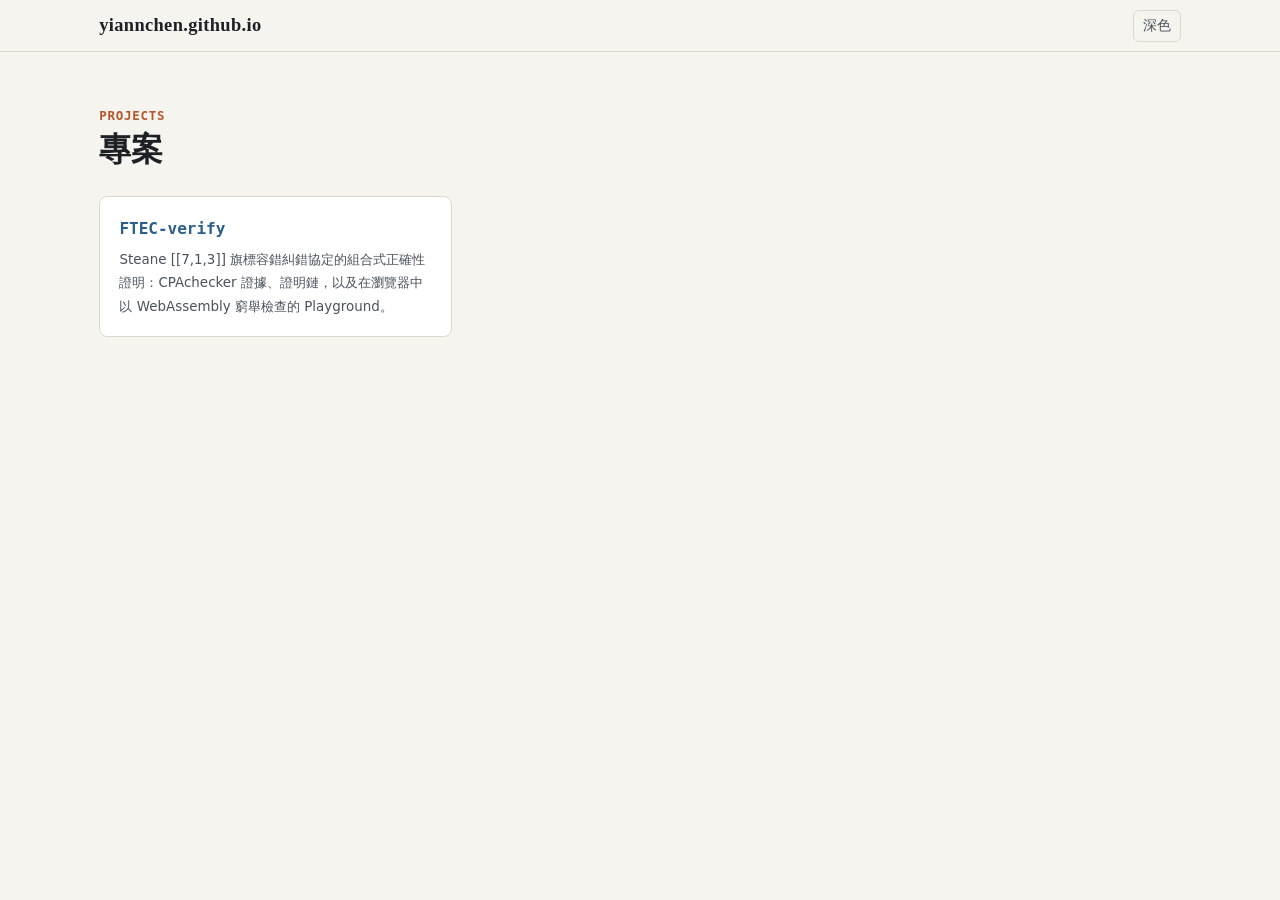
<file: index.html>
<!doctype html>
<html lang="zh-Hant">
<head>
<meta charset="utf-8">
<meta name="viewport" content="width=device-width, initial-scale=1">
<title>yiannchen.github.io</title>
<link rel="stylesheet" href="ftec/assets/style.css">
<script src="ftec/assets/site.js"></script>
</head>
<body>
<header class="bar"><div class="bar-in">
  <span class="wordmark">yiannchen.github.io</span><span style="flex:1"></span>
  <button class="theme" type="button">深色</button>
</div></header>
<main>
  <section style="padding:3.5rem 0 2rem">
    <div class="kicker">Projects</div>
    <h1 style="font:700 2rem var(--serif);margin:.3rem 0 1.5rem">專案</h1>
    <div class="files-list" style="grid-template-columns:repeat(auto-fill,minmax(320px,1fr))">
      <a class="doc" href="ftec/" style="padding:1.1rem 1.2rem">
        <b style="font-size:1rem">FTEC-verify</b>
        <span style="margin-top:.3rem">Steane [[7,1,3]] 旗標容錯糾錯協定的組合式正確性證明：CPAchecker 證據、證明鏈，以及在瀏覽器中以 WebAssembly 窮舉檢查的 Playground。</span>
      </a>
    </div>
  </section>
</main>
</body>
</html>
</file>
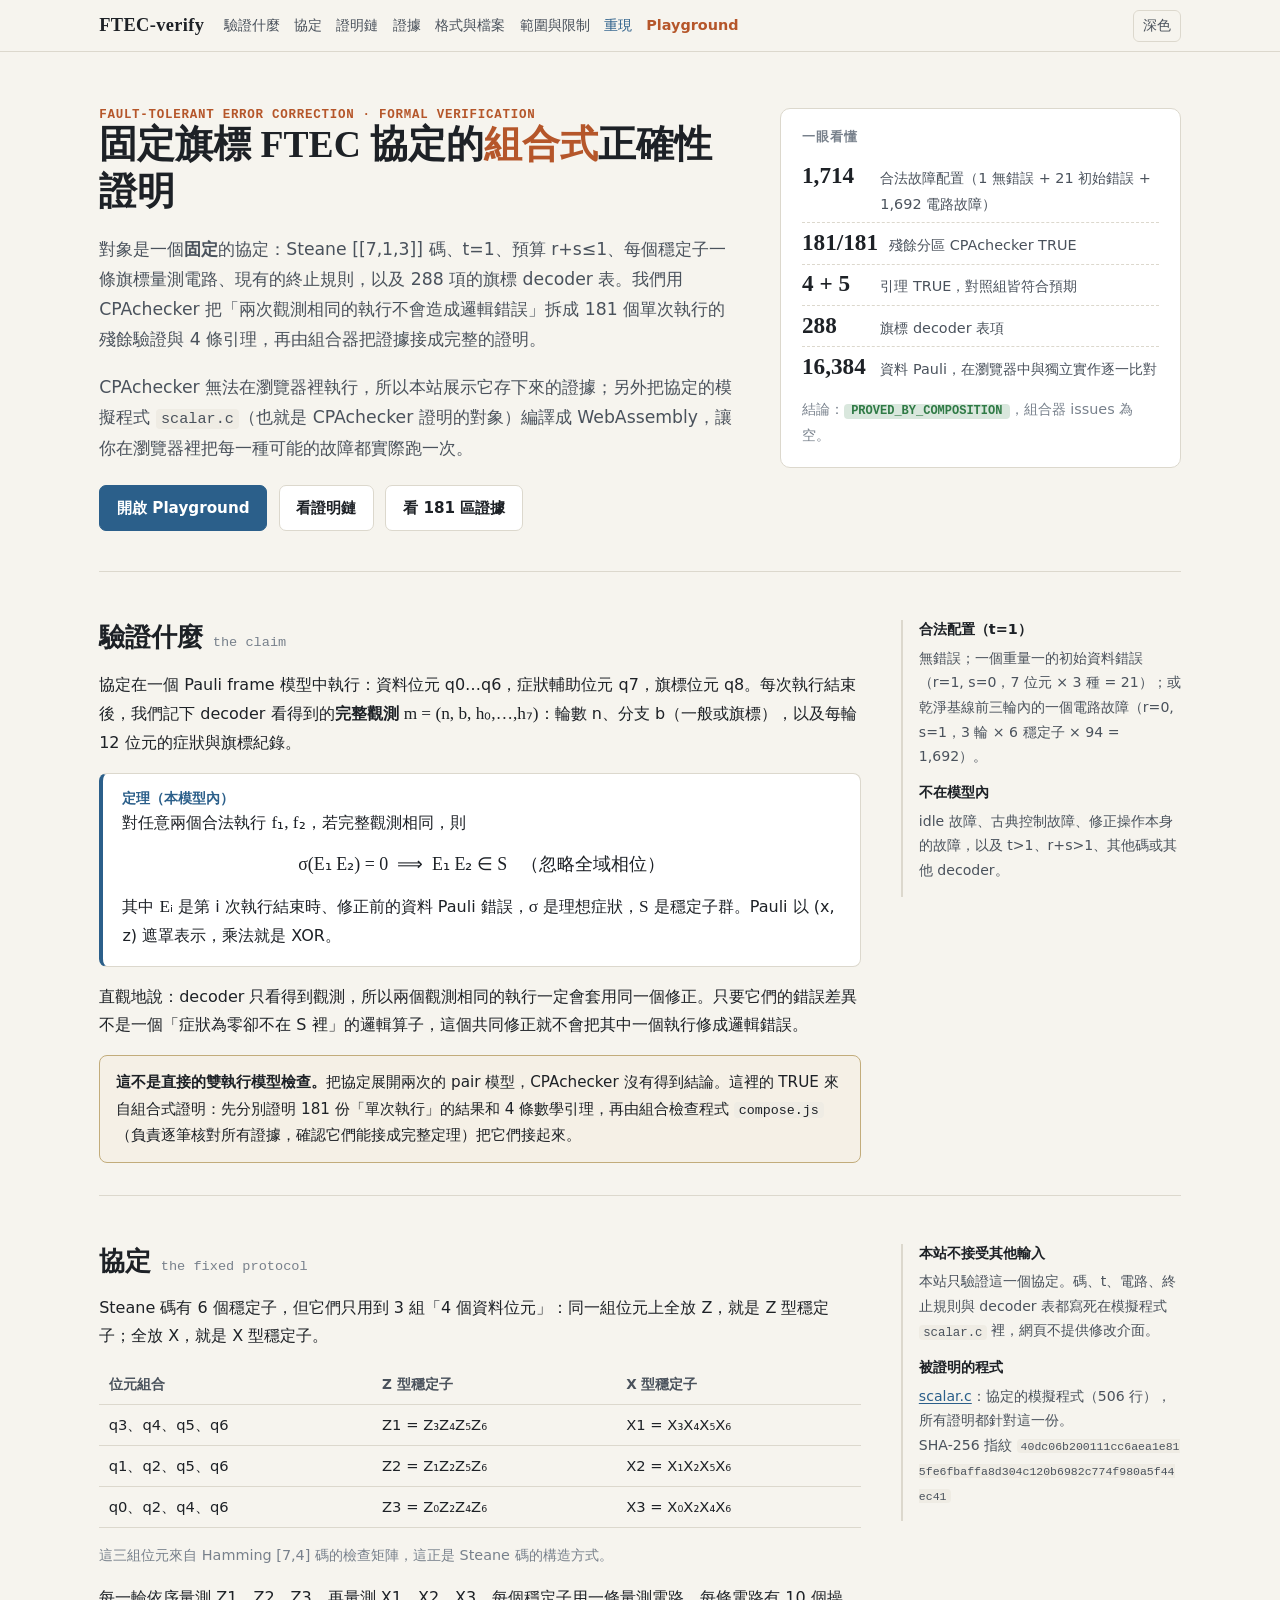
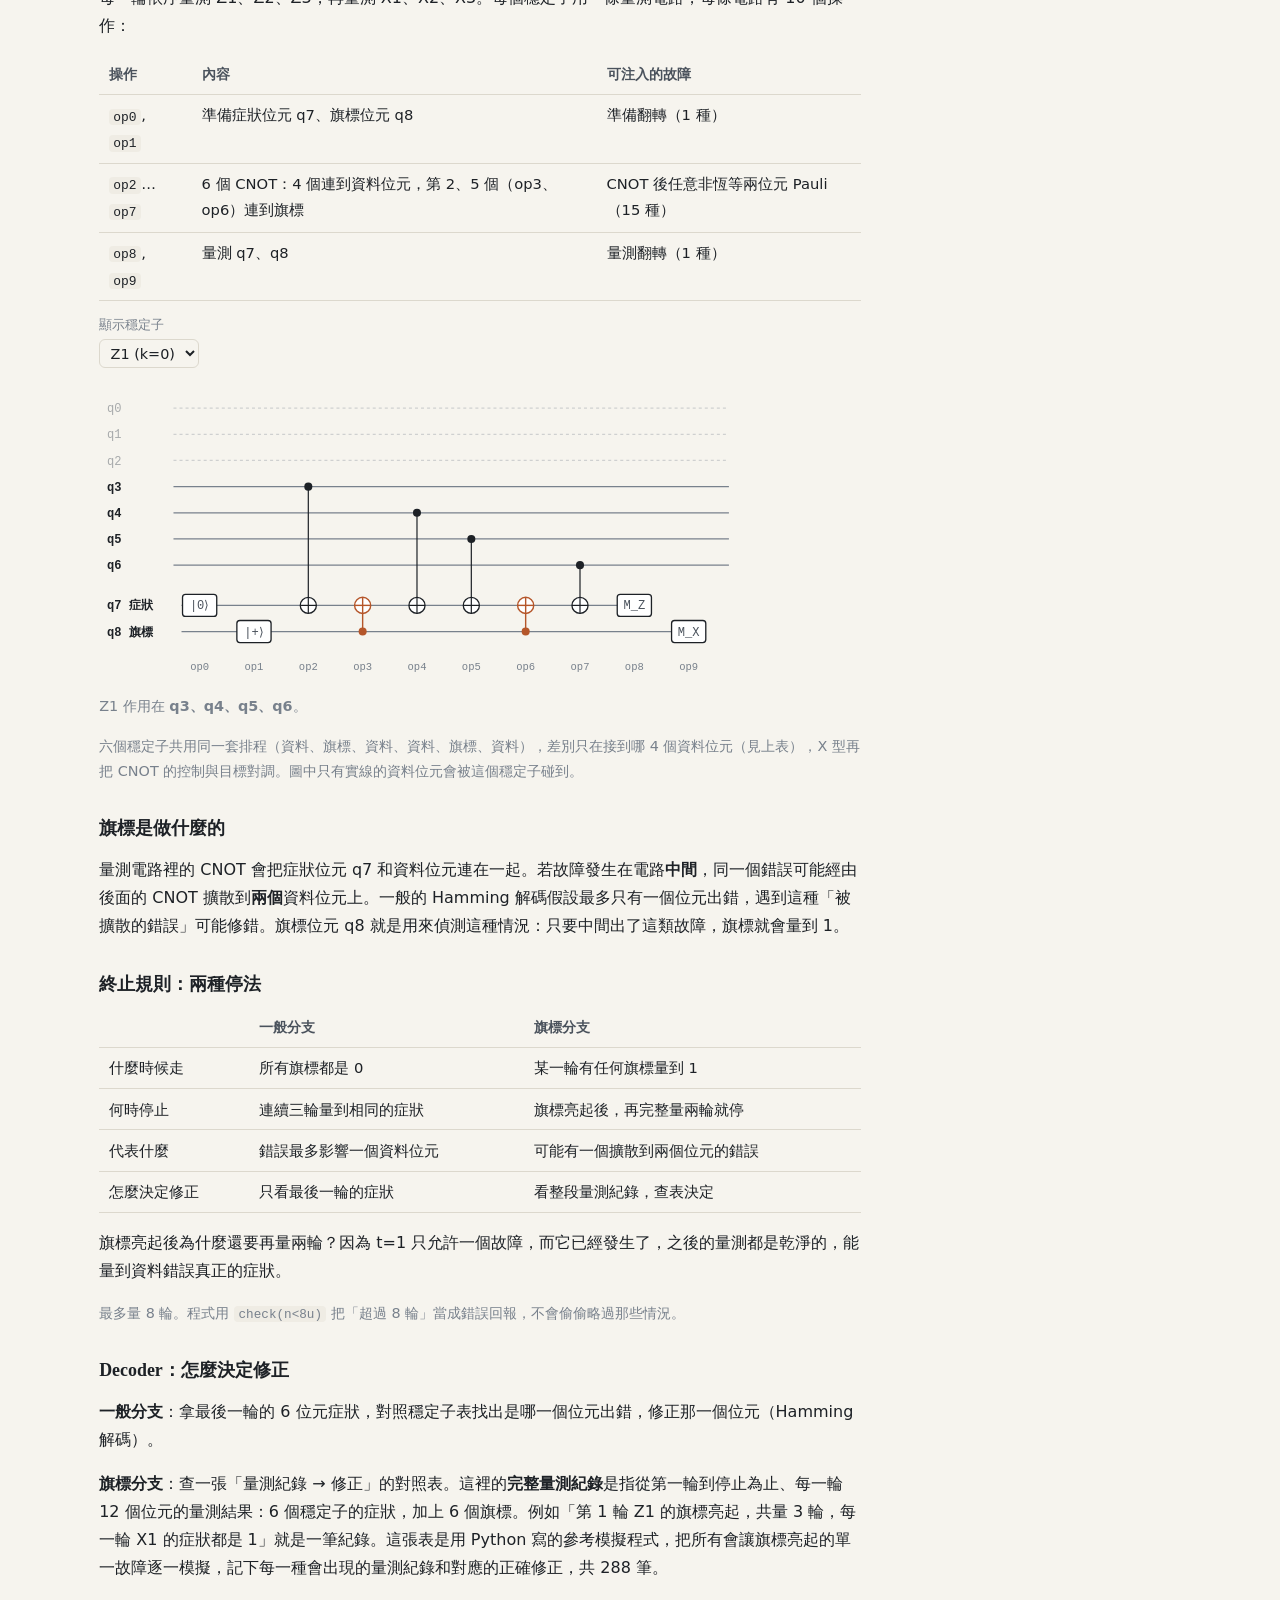
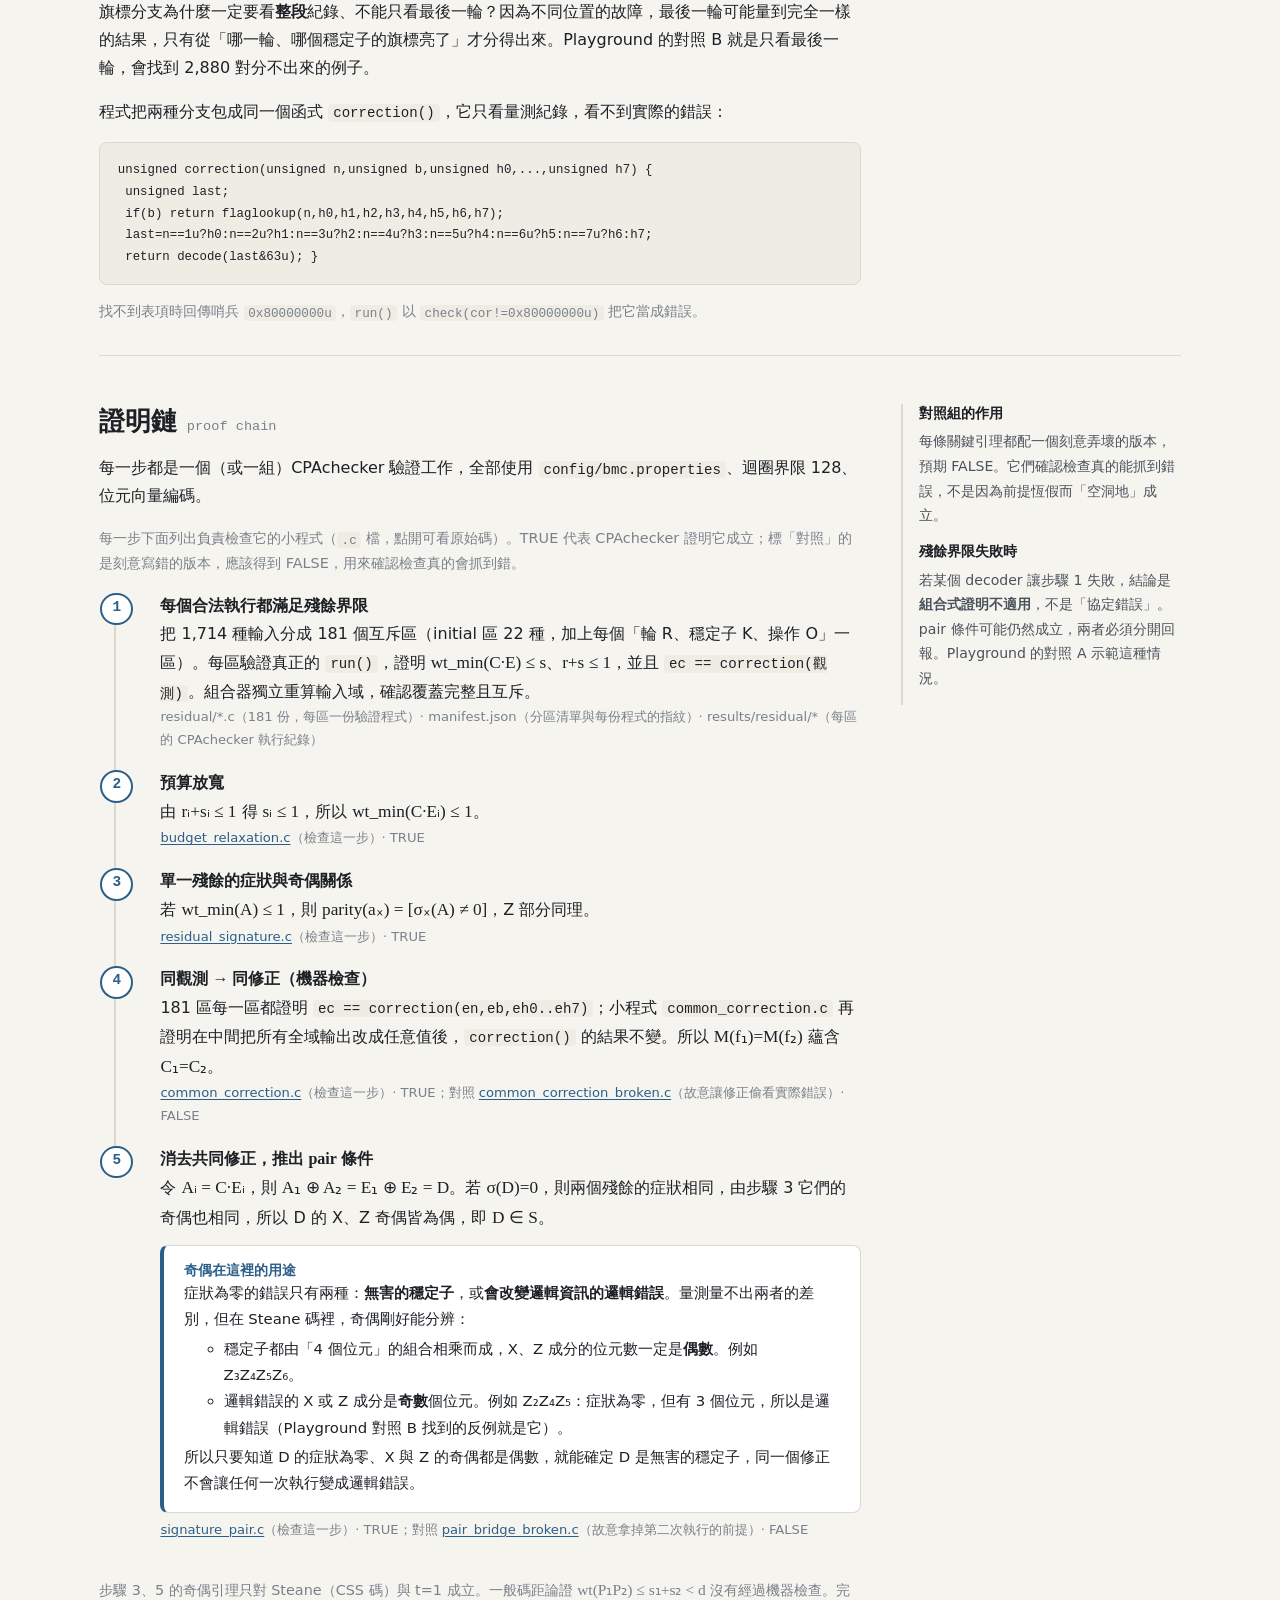
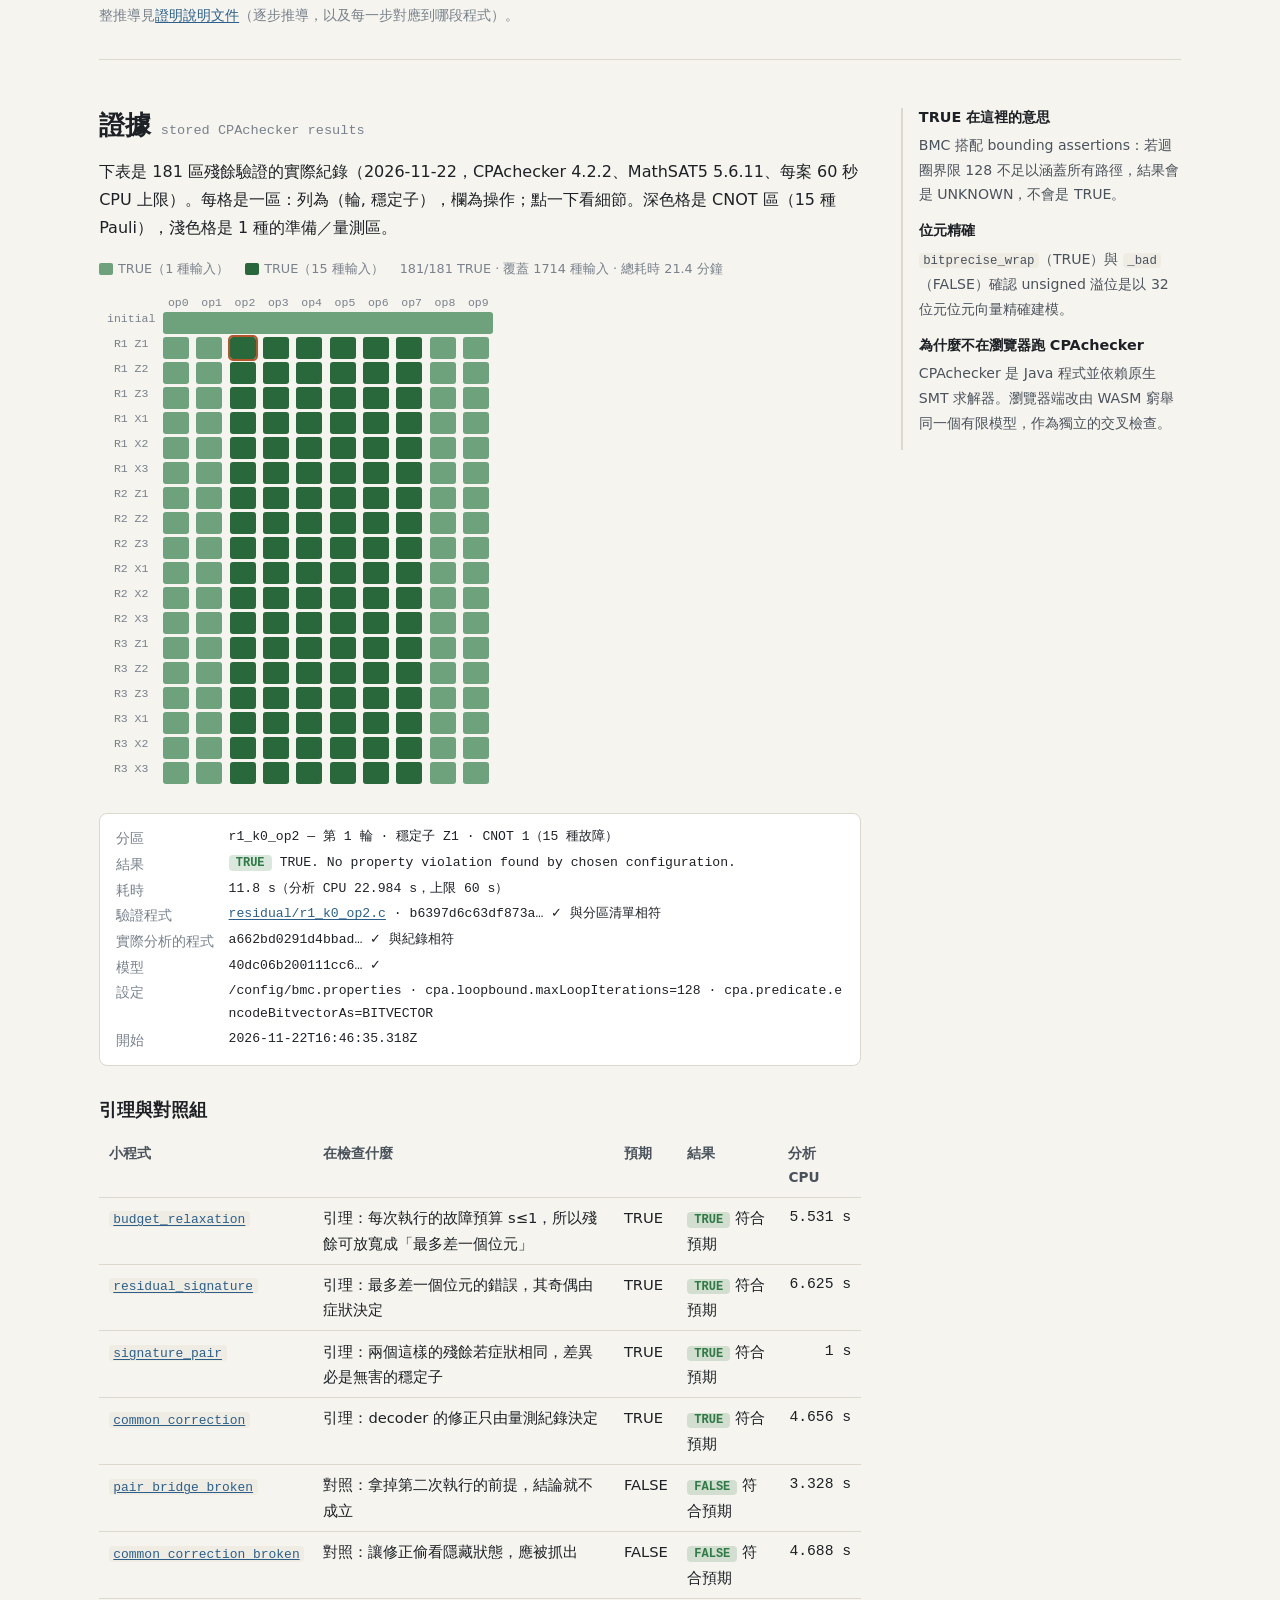
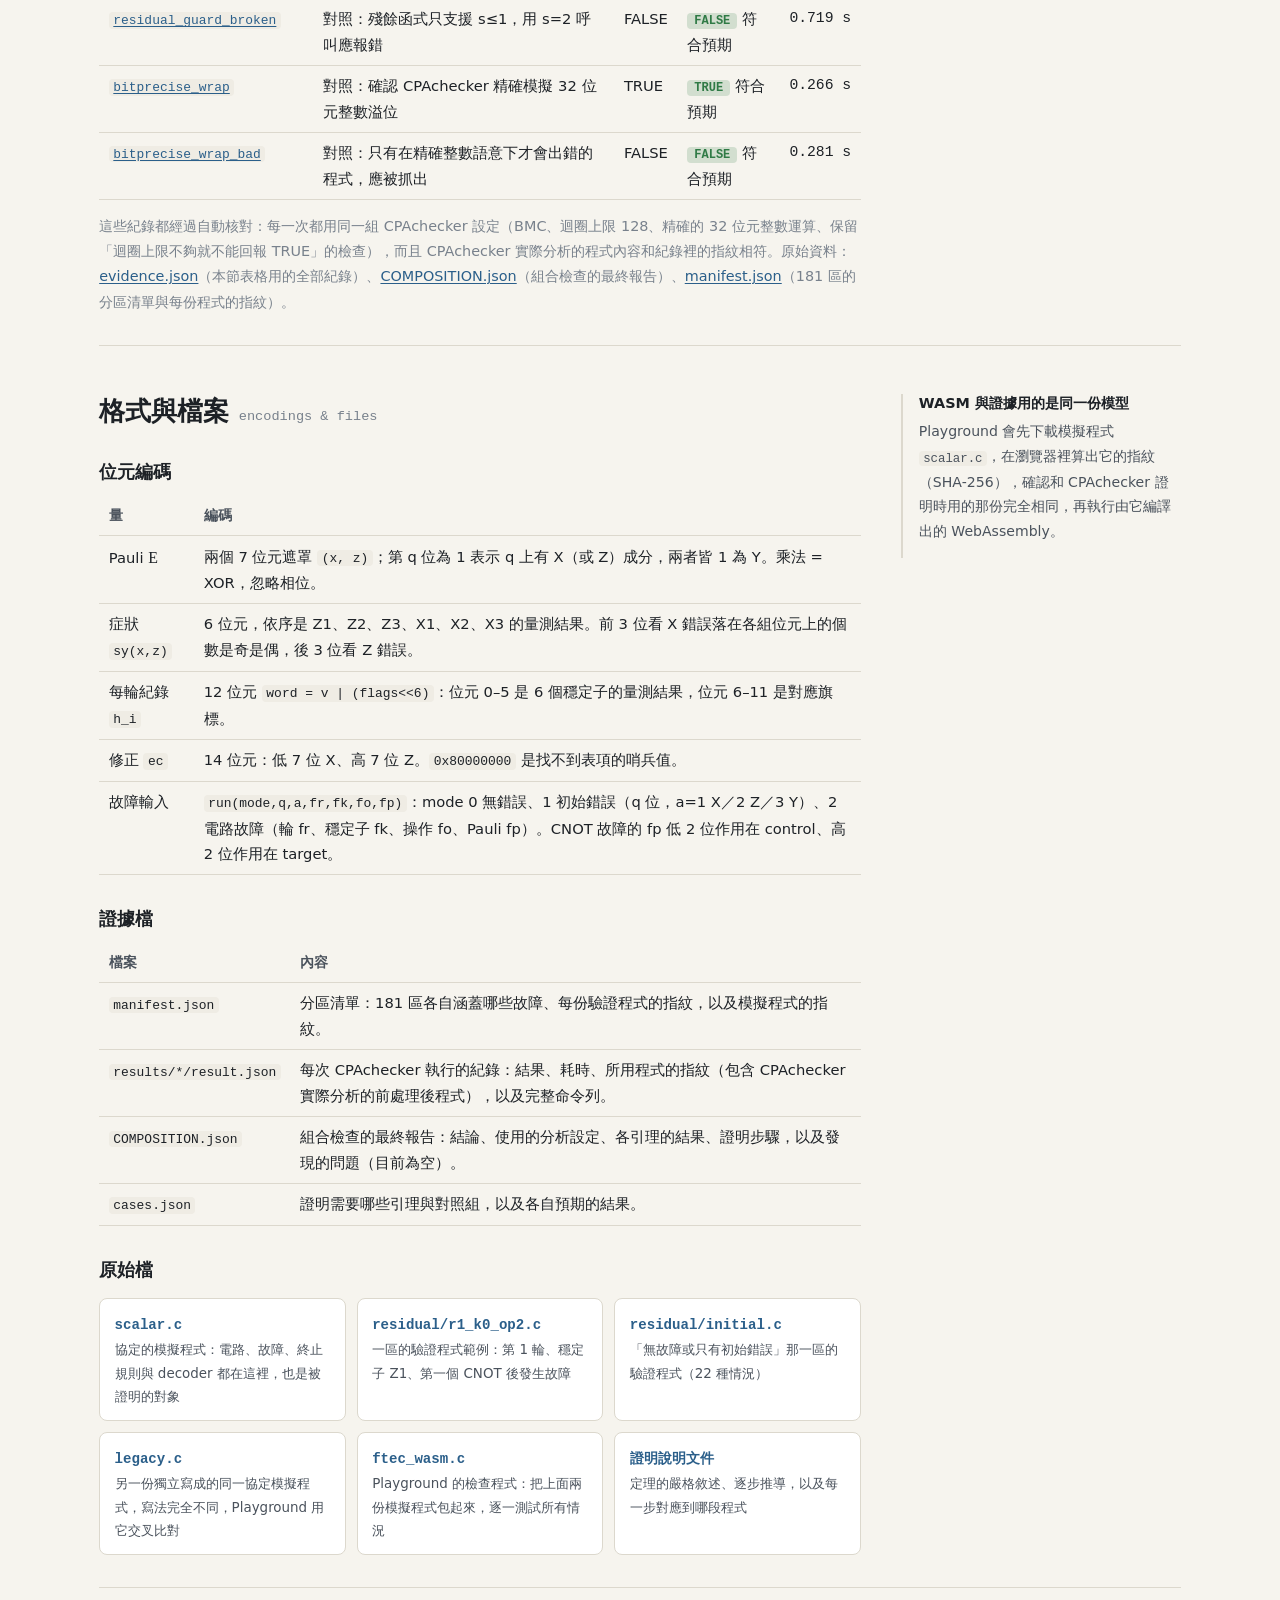
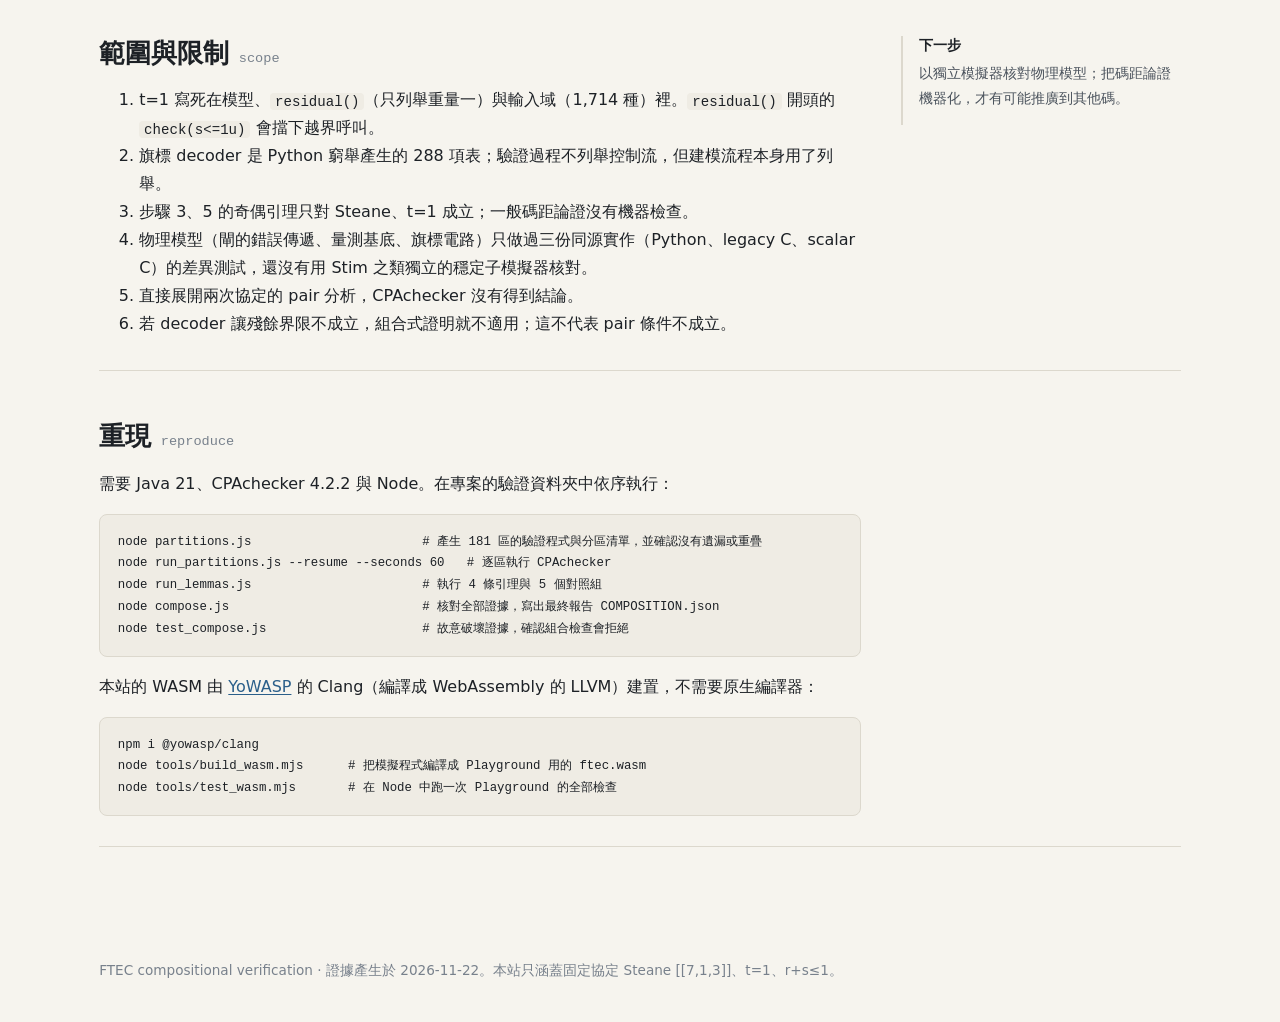
<file: ftec/index.html>
<!doctype html>
<html lang="zh-Hant">
<head>
<meta charset="utf-8">
<meta name="viewport" content="width=device-width, initial-scale=1">
<title>FTEC 組合式驗證：Steane [[7,1,3]] 旗標容錯糾錯</title>
<meta name="description" content="以 CPAchecker 組合式證明與瀏覽器 WebAssembly 窮舉，驗證固定的 Steane [[7,1,3]] 旗標 FTEC 協定在 t=1 下的正確性。">
<link rel="stylesheet" href="assets/style.css">
<script src="assets/site.js"></script>
</head>
<body>
<a class="skip" href="#main">跳到內容</a>
<header class="bar"><div class="bar-in">
  <a class="wordmark" href="#top">FTEC-verify</a>
  <nav class="nav" aria-label="章節">
    <a href="#checks">驗證什麼</a>
    <a href="#protocol">協定</a>
    <a href="#proof">證明鏈</a>
    <a href="#evidence">證據</a>
    <a href="#formats">格式與檔案</a>
    <a href="#limits">範圍與限制</a>
    <a href="#repro">重現</a>
    <a class="pg" href="playground/">Playground</a>
  </nav>
  <button class="theme" type="button">深色</button>
</div></header>

<main id="main">
<section class="hero" id="top">
  <div>
    <div class="kicker">Fault-tolerant error correction · formal verification</div>
    <h1>固定旗標 FTEC 協定的<em>組合式</em>正確性證明</h1>
    <p class="lede">對象是一個<strong>固定</strong>的協定：Steane [[7,1,3]] 碼、t=1、預算 r+s≤1、每個穩定子一條旗標量測電路、現有的終止規則，以及 288 項的旗標 decoder 表。我們用 CPAchecker 把「兩次觀測相同的執行不會造成邏輯錯誤」拆成 181 個單次執行的殘餘驗證與 4 條引理，再由組合器把證據接成完整的證明。</p>
    <p class="lede">CPAchecker 無法在瀏覽器裡執行，所以本站展示它存下來的證據；另外把協定的模擬程式 <code>scalar.c</code>（也就是 CPAchecker 證明的對象）編譯成 WebAssembly，讓你在瀏覽器裡把每一種可能的故障都實際跑一次。</p>
    <div class="btns">
      <a class="btn primary" href="playground/">開啟 Playground</a>
      <a class="btn" href="#proof">看證明鏈</a>
      <a class="btn" href="#evidence">看 181 區證據</a>
    </div>
  </div>
  <aside class="glance" aria-labelledby="glance-h">
    <h2 id="glance-h">一眼看懂</h2>
    <div class="stat"><b>1,714</b><span>合法故障配置（1 無錯誤 + 21 初始錯誤 + 1,692 電路故障）</span></div>
    <div class="stat"><b id="g-part">181/181</b><span>殘餘分區 CPAchecker TRUE</span></div>
    <div class="stat"><b>4 + 5</b><span>引理 TRUE，對照組皆符合預期</span></div>
    <div class="stat"><b>288</b><span>旗標 decoder 表項</span></div>
    <div class="stat"><b>16,384</b><span>資料 Pauli，在瀏覽器中與獨立實作逐一比對</span></div>
    <p class="note" style="margin:.6rem 0 0">結論：<span class="tag ok">PROVED_BY_COMPOSITION</span>，組合器 issues 為空。</p>
  </aside>
</section>

<section class="chapter" id="checks">
  <div class="body">
    <h2>驗證什麼<span class="en">the claim</span></h2>
    <p>協定在一個 Pauli frame 模型中執行：資料位元 q0…q6，症狀輔助位元 q7，旗標位元 q8。每次執行結束後，我們記下 decoder 看得到的<strong>完整觀測</strong> <span class="math">m = (n, b, h₀,…,h₇)</span>：輪數 n、分支 b（一般或旗標），以及每輪 12 位元的症狀與旗標紀錄。</p>
    <div class="thm">
      <div class="label">定理（本模型內）</div>
      對任意兩個合法執行 <span class="math">f₁, f₂</span>，若完整觀測相同，則
      <span class="math display">σ(E₁ E₂) = 0 &nbsp;⟹&nbsp; E₁ E₂ ∈ S &nbsp;&nbsp;（忽略全域相位）</span>
      其中 <span class="math">Eᵢ</span> 是第 i 次執行結束時、修正前的資料 Pauli 錯誤，<span class="math">σ</span> 是理想症狀，<span class="math">S</span> 是穩定子群。Pauli 以 (x, z) 遮罩表示，乘法就是 XOR。
    </div>
    <p>直觀地說：decoder 只看得到觀測，所以兩個觀測相同的執行一定會套用同一個修正。只要它們的錯誤差異不是一個「症狀為零卻不在 S 裡」的邏輯算子，這個共同修正就不會把其中一個執行修成邏輯錯誤。</p>
    <div class="warnbox"><strong>這不是直接的雙執行模型檢查。</strong>把協定展開兩次的 pair 模型，CPAchecker 沒有得到結論。這裡的 TRUE 來自組合式證明：先分別證明 181 份「單次執行」的結果和 4 條數學引理，再由組合檢查程式 <code>compose.js</code>（負責逐筆核對所有證據，確認它們能接成完整定理）把它們接起來。</div>
  </div>
  <aside class="side">
    <h3>合法配置（t=1）</h3>
    <p>無錯誤；一個重量一的初始資料錯誤（r=1, s=0，7 位元 × 3 種 = 21）；或乾淨基線前三輪內的一個電路故障（r=0, s=1，3 輪 × 6 穩定子 × 94 = 1,692）。</p>
    <h3>不在模型內</h3>
    <p>idle 故障、古典控制故障、修正操作本身的故障，以及 t&gt;1、r+s&gt;1、其他碼或其他 decoder。</p>
  </aside>
</section>

<section class="chapter" id="protocol">
  <div class="body">
    <h2>協定<span class="en">the fixed protocol</span></h2>
    <p>Steane 碼有 6 個穩定子，但它們只用到 3 組「4 個資料位元」：同一組位元上全放 Z，就是 Z 型穩定子；全放 X，就是 X 型穩定子。</p>
    <table>
      <tr><th>位元組合</th><th>Z 型穩定子</th><th>X 型穩定子</th></tr>
      <tr><td>q3、q4、q5、q6</td><td>Z1 = Z₃Z₄Z₅Z₆</td><td>X1 = X₃X₄X₅X₆</td></tr>
      <tr><td>q1、q2、q5、q6</td><td>Z2 = Z₁Z₂Z₅Z₆</td><td>X2 = X₁X₂X₅X₆</td></tr>
      <tr><td>q0、q2、q4、q6</td><td>Z3 = Z₀Z₂Z₄Z₆</td><td>X3 = X₀X₂X₄X₆</td></tr>
    </table>
    <p class="note">這三組位元來自 Hamming [7,4] 碼的檢查矩陣，這正是 Steane 碼的構造方式。</p>
    <p>每一輪依序量測 Z1、Z2、Z3，再量測 X1、X2、X3。每個穩定子用一條量測電路，每條電路有 10 個操作：</p>
    <table>
      <tr><th>操作</th><th>內容</th><th>可注入的故障</th></tr>
      <tr><td><code>op0</code>, <code>op1</code></td><td>準備症狀位元 q7、旗標位元 q8</td><td>準備翻轉（1 種）</td></tr>
      <tr><td><code>op2</code>…<code>op7</code></td><td>6 個 CNOT：4 個連到資料位元，第 2、5 個（op3、op6）連到旗標</td><td>CNOT 後任意非恆等兩位元 Pauli（15 種）</td></tr>
      <tr><td><code>op8</code>, <code>op9</code></td><td>量測 q7、q8</td><td>量測翻轉（1 種）</td></tr>
    </table>
    <div class="form-row"><label>顯示穩定子
      <select id="circ-k"><option value="0">Z1 (k=0)</option><option value="1">Z2 (k=1)</option><option value="2">Z3 (k=2)</option><option value="3">X1 (k=3)</option><option value="4">X2 (k=4)</option><option value="5">X3 (k=5)</option></select></label></div>
    <div id="circuit"></div>
    <p class="note">六個穩定子共用同一套排程（資料、旗標、資料、資料、旗標、資料），差別只在接到哪 4 個資料位元（見上表），X 型再把 CNOT 的控制與目標對調。圖中只有實線的資料位元會被這個穩定子碰到。</p>
    <h3>旗標是做什麼的</h3>
    <p>量測電路裡的 CNOT 會把症狀位元 q7 和資料位元連在一起。若故障發生在電路<strong>中間</strong>，同一個錯誤可能經由後面的 CNOT 擴散到<strong>兩個</strong>資料位元上。一般的 Hamming 解碼假設最多只有一個位元出錯，遇到這種「被擴散的錯誤」可能修錯。旗標位元 q8 就是用來偵測這種情況：只要中間出了這類故障，旗標就會量到 1。</p>
    <h3>終止規則：兩種停法</h3>
    <table>
      <tr><th></th><th>一般分支</th><th>旗標分支</th></tr>
      <tr><td>什麼時候走</td><td>所有旗標都是 0</td><td>某一輪有任何旗標量到 1</td></tr>
      <tr><td>何時停止</td><td>連續三輪量到相同的症狀</td><td>旗標亮起後，再完整量兩輪就停</td></tr>
      <tr><td>代表什麼</td><td>錯誤最多影響一個資料位元</td><td>可能有一個擴散到兩個位元的錯誤</td></tr>
      <tr><td>怎麼決定修正</td><td>只看最後一輪的症狀</td><td>看整段量測紀錄，查表決定</td></tr>
    </table>
    <p>旗標亮起後為什麼還要再量兩輪？因為 t=1 只允許一個故障，而它已經發生了，之後的量測都是乾淨的，能量到資料錯誤真正的症狀。</p>
    <p class="note">最多量 8 輪。程式用 <code>check(n&lt;8u)</code> 把「超過 8 輪」當成錯誤回報，不會偷偷略過那些情況。</p>
    <h3>Decoder：怎麼決定修正</h3>
    <p><strong>一般分支</strong>：拿最後一輪的 6 位元症狀，對照穩定子表找出是哪一個位元出錯，修正那一個位元（Hamming 解碼）。</p>
    <p><strong>旗標分支</strong>：查一張「量測紀錄 → 修正」的對照表。這裡的<strong>完整量測紀錄</strong>是指從第一輪到停止為止、每一輪 12 個位元的量測結果：6 個穩定子的症狀，加上 6 個旗標。例如「第 1 輪 Z1 的旗標亮起，共量 3 輪，每一輪 X1 的症狀都是 1」就是一筆紀錄。這張表是用 Python 寫的參考模擬程式，把所有會讓旗標亮起的單一故障逐一模擬，記下每一種會出現的量測紀錄和對應的正確修正，共 288 筆。</p>
    <p>旗標分支為什麼一定要看<strong>整段</strong>紀錄、不能只看最後一輪？因為不同位置的故障，最後一輪可能量到完全一樣的結果，只有從「哪一輪、哪個穩定子的旗標亮了」才分得出來。Playground 的對照 B 就是只看最後一輪，會找到 2,880 對分不出來的例子。</p>
    <p>程式把兩種分支包成同一個函式 <code>correction()</code>，它只看量測紀錄，看不到實際的錯誤：</p>
<pre><code>unsigned correction(unsigned n,unsigned b,unsigned h0,...,unsigned h7) {
 unsigned last;
 if(b) return flaglookup(n,h0,h1,h2,h3,h4,h5,h6,h7);
 last=n==1u?h0:n==2u?h1:n==3u?h2:n==4u?h3:n==5u?h4:n==6u?h5:n==7u?h6:h7;
 return decode(last&amp;63u); }</code></pre>
    <p class="note">找不到表項時回傳哨兵 <code>0x80000000u</code>，<code>run()</code> 以 <code>check(cor!=0x80000000u)</code> 把它當成錯誤。</p>
  </div>
  <aside class="side">
    <h3>本站不接受其他輸入</h3>
    <p>本站只驗證這一個協定。碼、t、電路、終止規則與 decoder 表都寫死在模擬程式 <code>scalar.c</code> 裡，網頁不提供修改介面。</p>
    <h3>被證明的程式</h3>
    <p><a href="src/view.html?f=scalar.c">scalar.c</a>：協定的模擬程式（506 行），所有證明都針對這一份。<br>SHA-256 指紋 <code class="mono" style="font-size:.72rem;word-break:break-all">40dc06b200111cc6aea1e815fe6fbaffa8d304c120b6982c774f980a5f44ec41</code></p>
  </aside>
</section>

<section class="chapter" id="proof">
  <div class="body">
    <h2>證明鏈<span class="en">proof chain</span></h2>
    <p>每一步都是一個（或一組）CPAchecker 驗證工作，全部使用 <code>config/bmc.properties</code>、迴圈界限 128、位元向量編碼。</p>
    <p class="note">每一步下面列出負責檢查它的小程式（<code>.c</code> 檔，點開可看原始碼）。TRUE 代表 CPAchecker 證明它成立；標「對照」的是刻意寫錯的版本，應該得到 FALSE，用來確認檢查真的會抓到錯。</p>
    <ol class="steps">
      <li><h4>每個合法執行都滿足殘餘界限</h4>
        把 1,714 種輸入分成 181 個互斥區（initial 區 22 種，加上每個「輪 R、穩定子 K、操作 O」一區）。每區驗證真正的 <code>run()</code>，證明 <span class="math">wt_min(C·E) ≤ s</span>、<span class="math">r+s ≤ 1</span>，並且 <code>ec == correction(觀測)</code>。組合器獨立重算輸入域，確認覆蓋完整且互斥。
        <div class="files">residual/*.c（181 份，每區一份驗證程式）· manifest.json（分區清單與每份程式的指紋）· results/residual/*（每區的 CPAchecker 執行紀錄）</div></li>
      <li><h4>預算放寬</h4>
        由 <span class="math">rᵢ+sᵢ ≤ 1</span> 得 <span class="math">sᵢ ≤ 1</span>，所以 <span class="math">wt_min(C·Eᵢ) ≤ 1</span>。
        <div class="files"><a href="src/view.html?f=lemmas/budget_relaxation.c">budget_relaxation.c</a>（檢查這一步）· TRUE</div></li>
      <li><h4>單一殘餘的症狀與奇偶關係</h4>
        若 <span class="math">wt_min(A) ≤ 1</span>，則 <span class="math">parity(aₓ) = [σₓ(A) ≠ 0]</span>，Z 部分同理。
        <div class="files"><a href="src/view.html?f=lemmas/residual_signature.c">residual_signature.c</a>（檢查這一步）· TRUE</div></li>
      <li><h4>同觀測 → 同修正（機器檢查）</h4>
        181 區每一區都證明 <code>ec == correction(en,eb,eh0..eh7)</code>；小程式 <code>common_correction.c</code> 再證明在中間把所有全域輸出改成任意值後，<code>correction()</code> 的結果不變。所以 <span class="math">M(f₁)=M(f₂)</span> 蘊含 <span class="math">C₁=C₂</span>。
        <div class="files"><a href="src/view.html?f=lemmas/common_correction.c">common_correction.c</a>（檢查這一步）· TRUE；對照 <a href="src/view.html?f=lemmas/common_correction_broken.c">common_correction_broken.c</a>（故意讓修正偷看實際錯誤）· FALSE</div></li>
      <li><h4>消去共同修正，推出 pair 條件</h4>
        令 <span class="math">Aᵢ = C·Eᵢ</span>，則 <span class="math">A₁ ⊕ A₂ = E₁ ⊕ E₂ = D</span>。若 <span class="math">σ(D)=0</span>，則兩個殘餘的症狀相同，由步驟 3 它們的奇偶也相同，所以 D 的 X、Z 奇偶皆為偶，即 <span class="math">D ∈ S</span>。
        <div class="thm" style="margin:.7rem 0 .4rem;font-size:.93rem"><div class="label">奇偶在這裡的用途</div>
        症狀為零的錯誤只有兩種：<strong>無害的穩定子</strong>，或<strong>會改變邏輯資訊的邏輯錯誤</strong>。量測量不出兩者的差別，但在 Steane 碼裡，奇偶剛好能分辨：
        <ul style="margin:.3rem 0 .2rem">
          <li>穩定子都由「4 個位元」的組合相乘而成，X、Z 成分的位元數一定是<strong>偶數</strong>。例如 Z₃Z₄Z₅Z₆。</li>
          <li>邏輯錯誤的 X 或 Z 成分是<strong>奇數</strong>個位元。例如 Z₂Z₄Z₅：症狀為零，但有 3 個位元，所以是邏輯錯誤（Playground 對照 B 找到的反例就是它）。</li>
        </ul>
        所以只要知道 D 的症狀為零、X 與 Z 的奇偶都是偶數，就能確定 D 是無害的穩定子，同一個修正不會讓任何一次執行變成邏輯錯誤。</div>
        <div class="files"><a href="src/view.html?f=lemmas/signature_pair.c">signature_pair.c</a>（檢查這一步）· TRUE；對照 <a href="src/view.html?f=lemmas/pair_bridge_broken.c">pair_bridge_broken.c</a>（故意拿掉第二次執行的前提）· FALSE</div></li>
    </ol>
    <p class="note">步驟 3、5 的奇偶引理只對 Steane（CSS 碼）與 t=1 成立。一般碼距論證 <span class="math">wt(P₁P₂) ≤ s₁+s₂ &lt; d</span> 沒有經過機器檢查。完整推導見<a href="src/view.html?f=PROOF_REVIEW_zh.md">證明說明文件</a>（逐步推導，以及每一步對應到哪段程式）。</p>
  </div>
  <aside class="side">
    <h3>對照組的作用</h3>
    <p>每條關鍵引理都配一個刻意弄壞的版本，預期 FALSE。它們確認檢查真的能抓到錯誤，不是因為前提恆假而「空洞地」成立。</p>
    <h3>殘餘界限失敗時</h3>
    <p>若某個 decoder 讓步驟 1 失敗，結論是<strong>組合式證明不適用</strong>，不是「協定錯誤」。pair 條件可能仍然成立，兩者必須分開回報。Playground 的對照 A 示範這種情況。</p>
  </aside>
</section>

<section class="chapter" id="evidence">
  <div class="body">
    <h2>證據<span class="en">stored CPAchecker results</span></h2>
    <p>下表是 181 區殘餘驗證的實際紀錄（2026-11-22，CPAchecker 4.2.2、MathSAT5 5.6.11、每案 60 秒 CPU 上限）。每格是一區：列為（輪, 穩定子），欄為操作；點一下看細節。深色格是 CNOT 區（15 種 Pauli），淺色格是 1 種的準備／量測區。</p>
    <div class="legend"><span><i style="background:color-mix(in srgb,var(--ok) 70%,var(--panel))"></i>TRUE（1 種輸入）</span><span><i style="background:color-mix(in srgb,var(--ok) 85%,#000)"></i>TRUE（15 種輸入）</span><span id="ev-sum"></span></div>
    <div class="grid-wrap"><table class="pgrid" id="pgrid"></table></div>
    <div class="detail" id="pdetail">載入證據中…</div>
    <h3>引理與對照組</h3>
    <table id="ltable"><tr><th>小程式</th><th>在檢查什麼</th><th>預期</th><th>結果</th><th>分析 CPU</th></tr></table>
    <p class="note">這些紀錄都經過自動核對：每一次都用同一組 CPAchecker 設定（BMC、迴圈上限 128、精確的 32 位元整數運算、保留「迴圈上限不夠就不能回報 TRUE」的檢查），而且 CPAchecker 實際分析的程式內容和紀錄裡的指紋相符。原始資料：<a href="data/evidence.json">evidence.json</a>（本節表格用的全部紀錄）、<a href="src/view.html?f=COMPOSITION.json">COMPOSITION.json</a>（組合檢查的最終報告）、<a href="src/view.html?f=manifest.json">manifest.json</a>（181 區的分區清單與每份程式的指紋）。</p>
  </div>
  <aside class="side">
    <h3>TRUE 在這裡的意思</h3>
    <p>BMC 搭配 bounding assertions：若迴圈界限 128 不足以涵蓋所有路徑，結果會是 UNKNOWN，不會是 TRUE。</p>
    <h3>位元精確</h3>
    <p><code>bitprecise_wrap</code>（TRUE）與 <code>_bad</code>（FALSE）確認 unsigned 溢位是以 32 位元位元向量精確建模。</p>
    <h3>為什麼不在瀏覽器跑 CPAchecker</h3>
    <p>CPAchecker 是 Java 程式並依賴原生 SMT 求解器。瀏覽器端改由 WASM 窮舉同一個有限模型，作為獨立的交叉檢查。</p>
  </aside>
</section>

<section class="chapter" id="formats">
  <div class="body">
    <h2>格式與檔案<span class="en">encodings &amp; files</span></h2>
    <h3>位元編碼</h3>
    <table>
      <tr><th>量</th><th>編碼</th></tr>
      <tr><td>Pauli <span class="math">E</span></td><td>兩個 7 位元遮罩 <code>(x, z)</code>；第 q 位為 1 表示 q 上有 X（或 Z）成分，兩者皆 1 為 Y。乘法 = XOR，忽略相位。</td></tr>
      <tr><td>症狀 <code>sy(x,z)</code></td><td>6 位元，依序是 Z1、Z2、Z3、X1、X2、X3 的量測結果。前 3 位看 X 錯誤落在各組位元上的個數是奇是偶，後 3 位看 Z 錯誤。</td></tr>
      <tr><td>每輪紀錄 <code>h_i</code></td><td>12 位元 <code>word = v | (flags&lt;&lt;6)</code>：位元 0–5 是 6 個穩定子的量測結果，位元 6–11 是對應旗標。</td></tr>
      <tr><td>修正 <code>ec</code></td><td>14 位元：低 7 位 X、高 7 位 Z。<code>0x80000000</code> 是找不到表項的哨兵值。</td></tr>
      <tr><td>故障輸入</td><td><code>run(mode,q,a,fr,fk,fo,fp)</code>：mode 0 無錯誤、1 初始錯誤（q 位，a=1 X／2 Z／3 Y）、2 電路故障（輪 fr、穩定子 fk、操作 fo、Pauli fp）。CNOT 故障的 fp 低 2 位作用在 control、高 2 位作用在 target。</td></tr>
    </table>
    <h3>證據檔</h3>
    <table>
      <tr><th>檔案</th><th>內容</th></tr>
      <tr><td><code>manifest.json</code></td><td>分區清單：181 區各自涵蓋哪些故障、每份驗證程式的指紋，以及模擬程式的指紋。</td></tr>
      <tr><td><code>results/*/result.json</code></td><td>每次 CPAchecker 執行的紀錄：結果、耗時、所用程式的指紋（包含 CPAchecker 實際分析的前處理後程式），以及完整命令列。</td></tr>
      <tr><td><code>COMPOSITION.json</code></td><td>組合檢查的最終報告：結論、使用的分析設定、各引理的結果、證明步驟，以及發現的問題（目前為空）。</td></tr>
      <tr><td><code>cases.json</code></td><td>證明需要哪些引理與對照組，以及各自預期的結果。</td></tr>
    </table>
    <h3>原始檔</h3>
    <div class="files-list">
      <a class="doc" href="src/view.html?f=scalar.c"><b>scalar.c</b><span>協定的模擬程式：電路、故障、終止規則與 decoder 都在這裡，也是被證明的對象</span></a>
      <a class="doc" href="src/view.html?f=residual/r1_k0_op2.c"><b>residual/r1_k0_op2.c</b><span>一區的驗證程式範例：第 1 輪、穩定子 Z1、第一個 CNOT 後發生故障</span></a>
      <a class="doc" href="src/view.html?f=residual/initial.c"><b>residual/initial.c</b><span>「無故障或只有初始錯誤」那一區的驗證程式（22 種情況）</span></a>
      <a class="doc" href="src/view.html?f=legacy.c"><b>legacy.c</b><span>另一份獨立寫成的同一協定模擬程式，寫法完全不同，Playground 用它交叉比對</span></a>
      <a class="doc" href="src/view.html?f=ftec_wasm.c"><b>ftec_wasm.c</b><span>Playground 的檢查程式：把上面兩份模擬程式包起來，逐一測試所有情況</span></a>
      <a class="doc" href="src/view.html?f=PROOF_REVIEW_zh.md"><b>證明說明文件</b><span>定理的嚴格敘述、逐步推導，以及每一步對應到哪段程式</span></a>
    </div>
  </div>
  <aside class="side">
    <h3>WASM 與證據用的是同一份模型</h3>
    <p>Playground 會先下載模擬程式 <code>scalar.c</code>，在瀏覽器裡算出它的指紋（SHA-256），確認和 CPAchecker 證明時用的那份完全相同，再執行由它編譯出的 WebAssembly。</p>
  </aside>
</section>

<section class="chapter" id="limits">
  <div class="body">
    <h2>範圍與限制<span class="en">scope</span></h2>
    <ol>
      <li>t=1 寫死在模型、<code>residual()</code>（只列舉重量一）與輸入域（1,714 種）裡。<code>residual()</code> 開頭的 <code>check(s&lt;=1u)</code> 會擋下越界呼叫。</li>
      <li>旗標 decoder 是 Python 窮舉產生的 288 項表；驗證過程不列舉控制流，但建模流程本身用了列舉。</li>
      <li>步驟 3、5 的奇偶引理只對 Steane、t=1 成立；一般碼距論證沒有機器檢查。</li>
      <li>物理模型（閘的錯誤傳遞、量測基底、旗標電路）只做過三份同源實作（Python、legacy C、scalar C）的差異測試，還沒有用 Stim 之類獨立的穩定子模擬器核對。</li>
      <li>直接展開兩次協定的 pair 分析，CPAchecker 沒有得到結論。</li>
      <li>若 decoder 讓殘餘界限不成立，組合式證明就不適用；這不代表 pair 條件不成立。</li>
    </ol>
  </div>
  <aside class="side"><h3>下一步</h3><p>以獨立模擬器核對物理模型；把碼距論證機器化，才有可能推廣到其他碼。</p></aside>
</section>

<section class="chapter" id="repro">
  <div class="body">
    <h2>重現<span class="en">reproduce</span></h2>
    <p>需要 Java 21、CPAchecker 4.2.2 與 Node。在專案的驗證資料夾中依序執行：</p>
<pre><code>node partitions.js                       # 產生 181 區的驗證程式與分區清單，並確認沒有遺漏或重疊
node run_partitions.js --resume --seconds 60   # 逐區執行 CPAchecker
node run_lemmas.js                       # 執行 4 條引理與 5 個對照組
node compose.js                          # 核對全部證據，寫出最終報告 COMPOSITION.json
node test_compose.js                     # 故意破壞證據，確認組合檢查會拒絕</code></pre>
    <p>本站的 WASM 由 <a href="https://yowasp.org/">YoWASP</a> 的 Clang（編譯成 WebAssembly 的 LLVM）建置，不需要原生編譯器：</p>
<pre><code>npm i @yowasp/clang
node tools/build_wasm.mjs      # 把模擬程式編譯成 Playground 用的 ftec.wasm
node tools/test_wasm.mjs       # 在 Node 中跑一次 Playground 的全部檢查</code></pre>
  </div>
  <aside class="side"></aside>
</section>
</main>
<footer>FTEC compositional verification · 證據產生於 2026-11-22。本站只涵蓋固定協定 Steane [[7,1,3]]、t=1、r+s≤1。</footer>

<script type="module">
import { drawCircuit } from './assets/circuit.js';
const sel = document.getElementById('circ-k');
const draw = () => drawCircuit(document.getElementById('circuit'), +sel.value);
sel.addEventListener('change', draw); draw();

const stab = k => (k < 3 ? 'Z' : 'X') + (k % 3 + 1);
const opName = o => o < 2 ? ['準備 q7', '準備 q8'][o] : o < 8 ? `CNOT ${o - 1}` : ['量測 q7', '量測 q8'][o - 8];
const ev = await (await fetch('data/evidence.json')).json();
const byId = Object.fromEntries(ev.partitions.map(p => [p.id, p]));
const grid = document.getElementById('pgrid');
let h = '<tr><th></th>' + [...Array(10)].map((_, o) => `<th>op${o}</th>`).join('') + '</tr>';
h += `<tr><th>initial</th><td colspan="10" style="text-align:left"><button class="cell" style="width:100%" data-id="initial" aria-label="initial 區"></button></td></tr>`;
for (let r = 1; r <= 3; r++) for (let k = 0; k < 6; k++) {
  h += `<tr><th>R${r} ${stab(k)}</th>`;
  for (let o = 0; o < 10; o++) {
    const p = byId[`r${r}_k${k}_op${o}`];
    h += `<td><button class="cell ${p.count === 15 ? 'c15' : ''}" data-id="${p.id}" aria-label="${p.id} ${p.status}" title="${p.id}: ${p.status}"></button></td>`;
  }
  h += '</tr>';
}
grid.innerHTML = h;
const nTrue = ev.partitions.filter(p => p.status === 'TRUE').length;
const total = ev.partitions.reduce((s, p) => s + p.elapsedSeconds, 0);
document.getElementById('ev-sum').textContent = `${nTrue}/${ev.partitions.length} TRUE · 覆蓋 ${ev.coverage.canonicalInputs} 種輸入 · 總耗時 ${(total / 60).toFixed(1)} 分鐘`;
document.getElementById('g-part').textContent = `${nTrue}/${ev.partitions.length}`;
const detail = document.getElementById('pdetail');
const show = id => {
  const p = byId[id];
  grid.querySelectorAll('.cell').forEach(c => c.classList.toggle('sel', c.dataset.id === id));
  const what = p.kind === 'initial' ? '無錯誤與 21 種初始錯誤' : `第 ${p.round} 輪 · 穩定子 ${stab(p.k)} · ${opName(p.op)}（${p.count} 種故障）`;
  detail.innerHTML = `<dl><dt>分區</dt><dd>${p.id} — ${what}</dd>
    <dt>結果</dt><dd><span class="tag ok">${p.status}</span> ${p.verdictLine ?? ''}</dd>
    <dt>耗時</dt><dd>${p.elapsedSeconds.toFixed(1)} s（分析 CPU ${p.analysisCPUSeconds ?? '–'} s，上限 ${p.timeLimitSeconds} s）</dd>
    <dt>驗證程式</dt><dd><a href="src/view.html?f=residual/${p.id}.c">residual/${p.id}.c</a> · ${p.sourceSHA256.slice(0, 16)}… ${p.sourceHashMatches ? '✓ 與分區清單相符' : '✗'}</dd>
    <dt>實際分析的程式</dt><dd>${p.inputSHA256.slice(0, 16)}… ${p.inputHashMatches ? '✓ 與紀錄相符' : '✗'}</dd>
    <dt>模型</dt><dd>${p.modelSHA256.slice(0, 16)}… ${p.modelSHA256 === ev.modelSHA256 ? '✓' : '✗'}</dd>
    <dt>設定</dt><dd>${p.config} · ${p.options.join(' · ')}</dd>
    <dt>開始</dt><dd>${p.started}</dd></dl>`;
};
grid.addEventListener('click', e => { const b = e.target.closest('.cell'); if (b) show(b.dataset.id); });
show('r1_k0_op2');
const what = {
  budget_relaxation: '引理：每次執行的故障預算 s≤1，所以殘餘可放寬成「最多差一個位元」',
  residual_signature: '引理：最多差一個位元的錯誤，其奇偶由症狀決定',
  signature_pair: '引理：兩個這樣的殘餘若症狀相同，差異必是無害的穩定子',
  common_correction: '引理：decoder 的修正只由量測紀錄決定',
  pair_bridge_broken: '對照：拿掉第二次執行的前提，結論就不成立',
  common_correction_broken: '對照：讓修正偷看隱藏狀態，應被抓出',
  residual_guard_broken: '對照：殘餘函式只支援 s≤1，用 s=2 呼叫應報錯',
  bitprecise_wrap: '對照：確認 CPAchecker 精確模擬 32 位元整數溢位',
  bitprecise_wrap_bad: '對照：只有在精確整數語意下才會出錯的程式，應被抓出',
};
const lt = document.getElementById('ltable');
for (const l of ev.lemmas) {
  const cls = l.asExpected ? 'ok' : 'bad';
  lt.insertAdjacentHTML('beforeend', `<tr><td><a href="src/view.html?f=lemmas/${l.name}.c"><code>${l.name}</code></a></td><td>${what[l.name] ?? l.role}</td><td>${l.expected}</td>
    <td><span class="tag ${cls}">${l.status}</span>${l.asExpected ? ' 符合預期' : ' 不符預期'}</td><td class="num">${l.analysisCPUSeconds ?? '–'} s</td></tr>`);
}
</script>
</body>
</html>
</file>
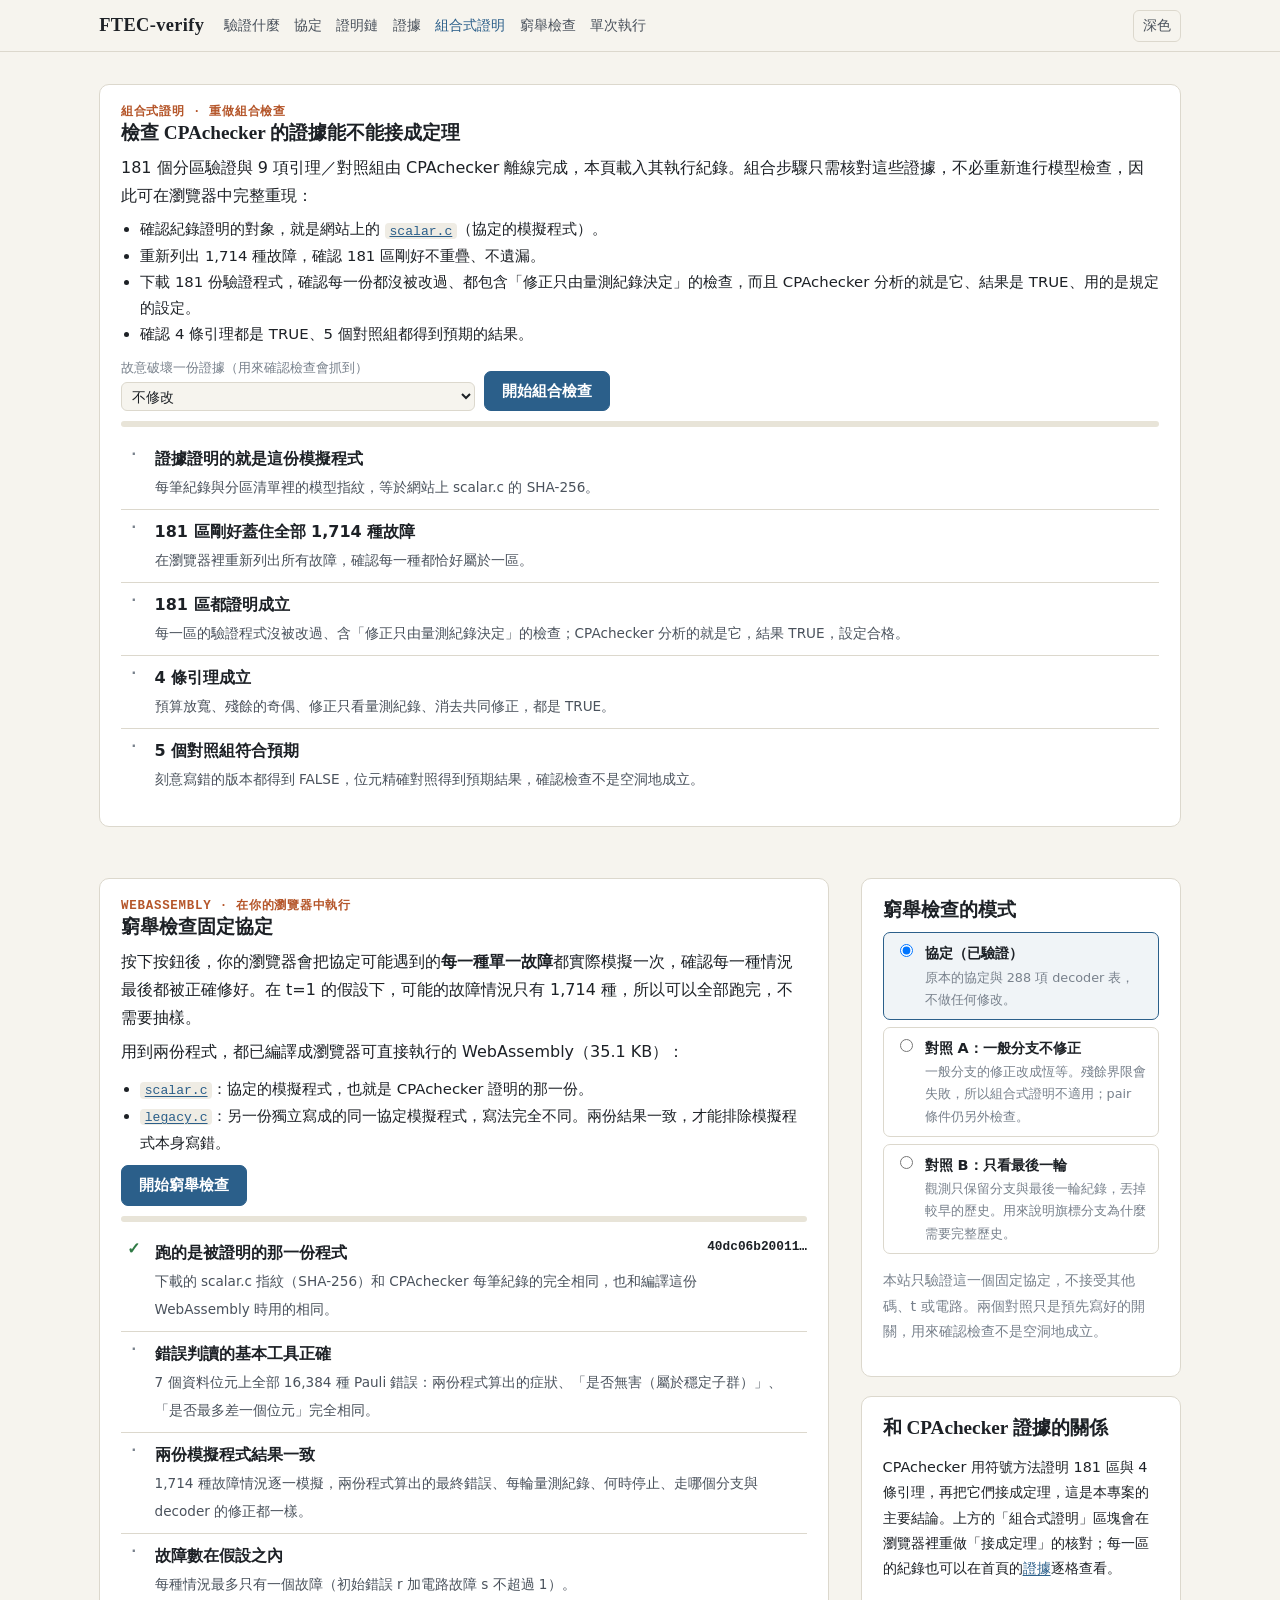
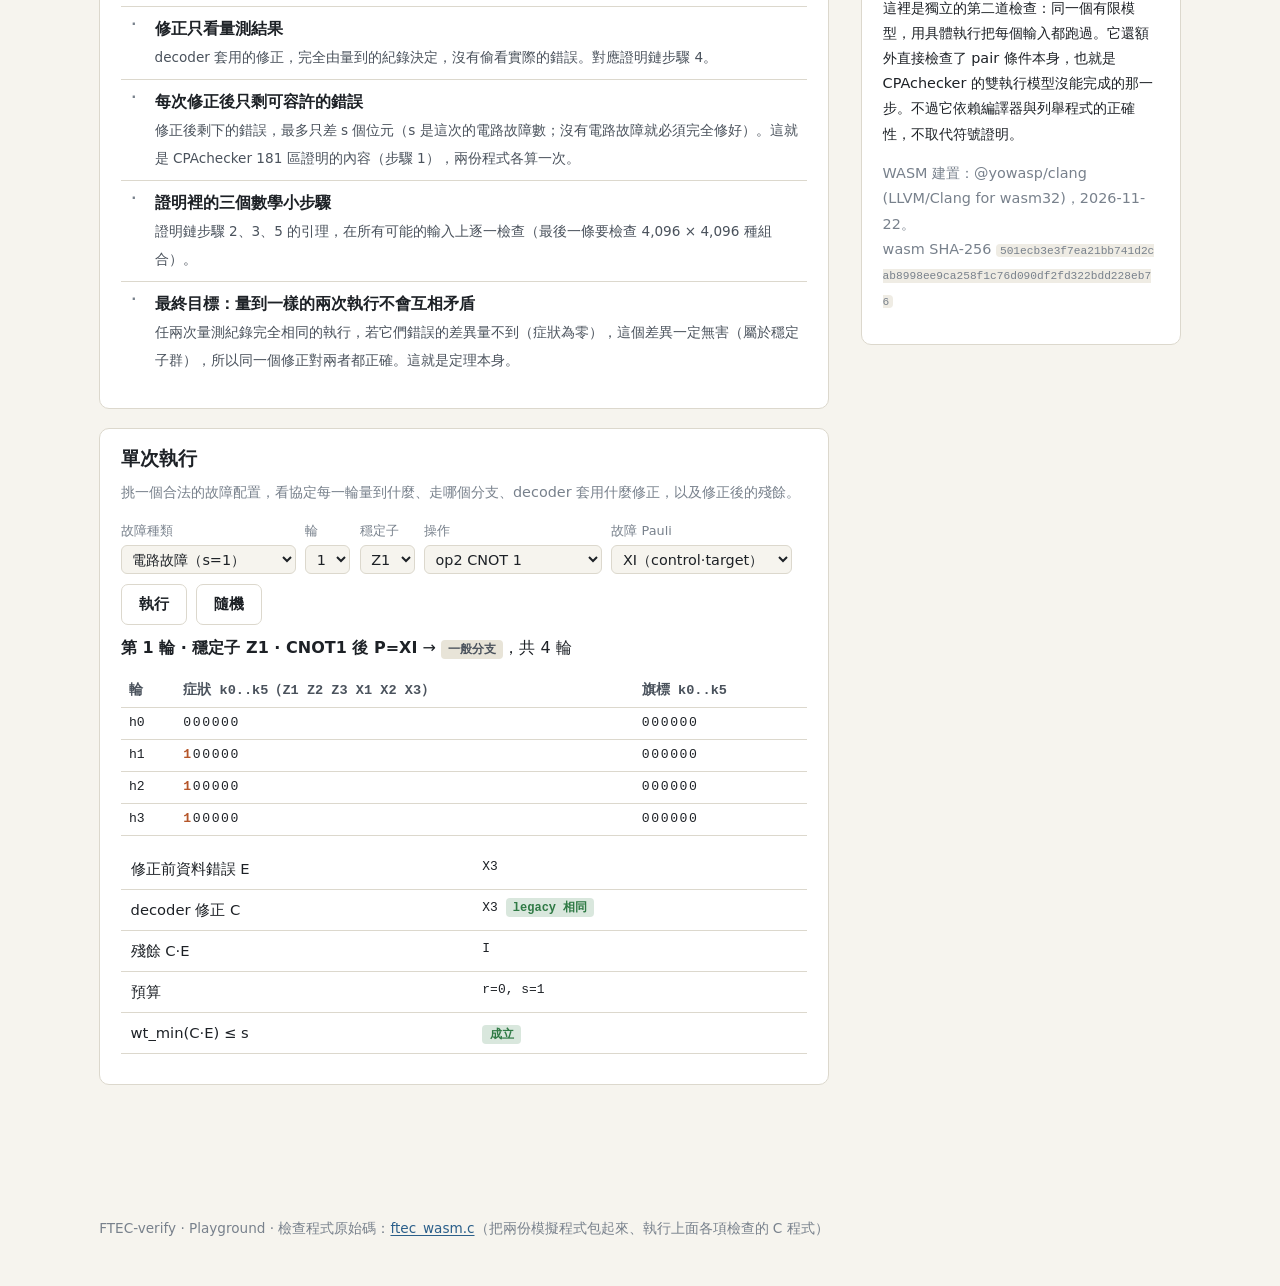
<file: ftec/playground/index.html>
<!doctype html>
<html lang="zh-Hant">
<head>
<meta charset="utf-8">
<meta name="viewport" content="width=device-width, initial-scale=1">
<title>Playground · FTEC-verify</title>
<meta name="description" content="在瀏覽器中以 WebAssembly 窮舉檢查固定的 Steane [[7,1,3]] 旗標 FTEC 協定。">
<link rel="stylesheet" href="../assets/style.css">
<script src="../assets/site.js"></script>
</head>
<body>
<header class="bar"><div class="bar-in">
  <a class="wordmark" href="../">FTEC-verify</a>
  <nav class="nav" aria-label="章節">
    <a href="../#checks">驗證什麼</a><a href="../#protocol">協定</a><a href="../#proof">證明鏈</a><a href="../#evidence">證據</a>
    <a href="#compose">組合式證明</a><a href="#run">窮舉檢查</a><a href="#explore">單次執行</a>
  </nav>
  <button class="theme" type="button">深色</button>
</div></header>

<main id="main">
  <section class="card" id="compose" style="margin-top:2rem">
    <div class="kicker">組合式證明 · 重做組合檢查</div>
    <h2>檢查 CPAchecker 的證據能不能接成定理</h2>
    <p style="margin:.2rem 0 .4rem">181 個分區驗證與 9 項引理／對照組由 CPAchecker 離線完成，本頁載入其執行紀錄。組合步驟只需核對這些證據，不必重新進行模型檢查，因此可在瀏覽器中完整重現：</p>
    <ul style="margin:0 0 .6rem;padding-left:1.2rem;font-size:.93rem">
      <li>確認紀錄證明的對象，就是網站上的 <a href="../src/view.html?f=scalar.c"><code>scalar.c</code></a>（協定的模擬程式）。</li>
      <li>重新列出 1,714 種故障，確認 181 區剛好不重疊、不遺漏。</li>
      <li>下載 181 份驗證程式，確認每一份都沒被改過、都包含「修正只由量測紀錄決定」的檢查，而且 CPAchecker 分析的就是它、結果是 TRUE、用的是規定的設定。</li>
      <li>確認 4 條引理都是 TRUE、5 個對照組都得到預期的結果。</li>
    </ul>
    <div class="form-row"><label>故意破壞一份證據（用來確認檢查會抓到）
      <select id="c-tamper"></select></label>
      <button class="btn primary" id="c-go" disabled>載入中…</button><span class="note" id="c-timing" style="align-self:center"></span></div>
    <div class="progress"><div id="c-bar"></div></div>
    <ul class="checks" id="c-checks"></ul>
    <div id="c-verdict"></div>
  </section>

<div class="pg-grid">
<div>
  <section class="card" id="run">
    <div class="kicker">WebAssembly · 在你的瀏覽器中執行</div>
    <h2>窮舉檢查固定協定</h2>
    <p style="margin:.2rem 0 .4rem">按下按鈕後，你的瀏覽器會把協定可能遇到的<strong>每一種單一故障</strong>都實際模擬一次，確認每一種情況最後都被正確修好。在 t=1 的假設下，可能的故障情況只有 1,714 種，所以可以全部跑完，不需要抽樣。</p>
    <p style="margin:0 0 .6rem">用到兩份程式，都已編譯成瀏覽器可直接執行的 WebAssembly（<span id="wasm-size">…</span>）：</p>
    <ul style="margin:0 0 .6rem;padding-left:1.2rem;font-size:.93rem">
      <li><a href="../src/view.html?f=scalar.c"><code>scalar.c</code></a>：協定的模擬程式，也就是 CPAchecker 證明的那一份。</li>
      <li><a href="../src/view.html?f=legacy.c"><code>legacy.c</code></a>：另一份獨立寫成的同一協定模擬程式，寫法完全不同。兩份結果一致，才能排除模擬程式本身寫錯。</li>
    </ul>
    <div class="btns" style="margin-top:.4rem"><button class="btn primary" id="go" disabled>載入中…</button><span class="note" id="timing" style="align-self:center"></span></div>
    <div class="progress"><div id="bar"></div></div>
    <ul class="checks" id="checks"></ul>
    <div id="verdict"></div>
    <div id="cex"></div>
  </section>

  <section class="card" id="explore">
    <h2>單次執行</h2>
    <p class="note" style="margin-top:0">挑一個合法的故障配置，看協定每一輪量到什麼、走哪個分支、decoder 套用什麼修正，以及修正後的殘餘。</p>
    <div class="form-row">
      <label>故障種類<select id="x-mode"><option value="0">無錯誤</option><option value="1">初始資料錯誤（r=1）</option><option value="2" selected>電路故障（s=1）</option></select></label>
      <label class="m1">位元 q<select id="x-q"></select></label>
      <label class="m1">Pauli<select id="x-a"><option value="1">X</option><option value="2">Z</option><option value="3">Y</option></select></label>
      <label class="m2">輪<select id="x-r"><option>1</option><option>2</option><option>3</option></select></label>
      <label class="m2">穩定子<select id="x-k"></select></label>
      <label class="m2">操作<select id="x-op"></select></label>
      <label class="m2">故障 Pauli<select id="x-p"></select></label>
      <button class="btn" id="x-go" disabled>執行</button>
      <button class="btn" id="x-rand" disabled>隨機</button>
    </div>
    <div id="x-out"></div>
  </section>
</div>

<aside>
  <section class="card">
    <h2>窮舉檢查的模式</h2>
    <div class="seg" id="modes">
      <label><input type="radio" name="mode" value="0" checked><span><b>協定（已驗證）</b><small>原本的協定與 288 項 decoder 表，不做任何修改。</small></span></label>
      <label><input type="radio" name="mode" value="1"><span><b>對照 A：一般分支不修正</b><small>一般分支的修正改成恆等。殘餘界限會失敗，所以組合式證明不適用；pair 條件仍另外檢查。</small></span></label>
      <label><input type="radio" name="mode" value="2"><span><b>對照 B：只看最後一輪</b><small>觀測只保留分支與最後一輪紀錄，丟掉較早的歷史。用來說明旗標分支為什麼需要完整歷史。</small></span></label>
    </div>
    <p class="note">本站只驗證這一個固定協定，不接受其他碼、t 或電路。兩個對照只是預先寫好的開關，用來確認檢查不是空洞地成立。</p>
  </section>
  <section class="card">
    <h2>和 CPAchecker 證據的關係</h2>
    <p style="font-size:.9rem">CPAchecker 用符號方法證明 181 區與 4 條引理，再把它們接成定理，這是本專案的主要結論。上方的「組合式證明」區塊會在瀏覽器裡重做「接成定理」的核對；每一區的紀錄也可以在首頁的<a href="../#evidence">證據</a>逐格查看。</p>
    <p style="font-size:.9rem">這裡是獨立的第二道檢查：同一個有限模型，用具體執行把每個輸入都跑過。它還額外直接檢查了 pair 條件本身，也就是 CPAchecker 的雙執行模型沒能完成的那一步。不過它依賴編譯器與列舉程式的正確性，不取代符號證明。</p>
    <p class="note" id="build"></p>
  </section>
</aside>
</div>
</main>
<footer>FTEC-verify · Playground · 檢查程式原始碼：<a href="../src/view.html?f=ftec_wasm.c">ftec_wasm.c</a>（把兩份模擬程式包起來、執行上面各項檢查的 C 程式）</footer>

<script type="module" src="playground.js"></script>
</body>
</html>
</file>
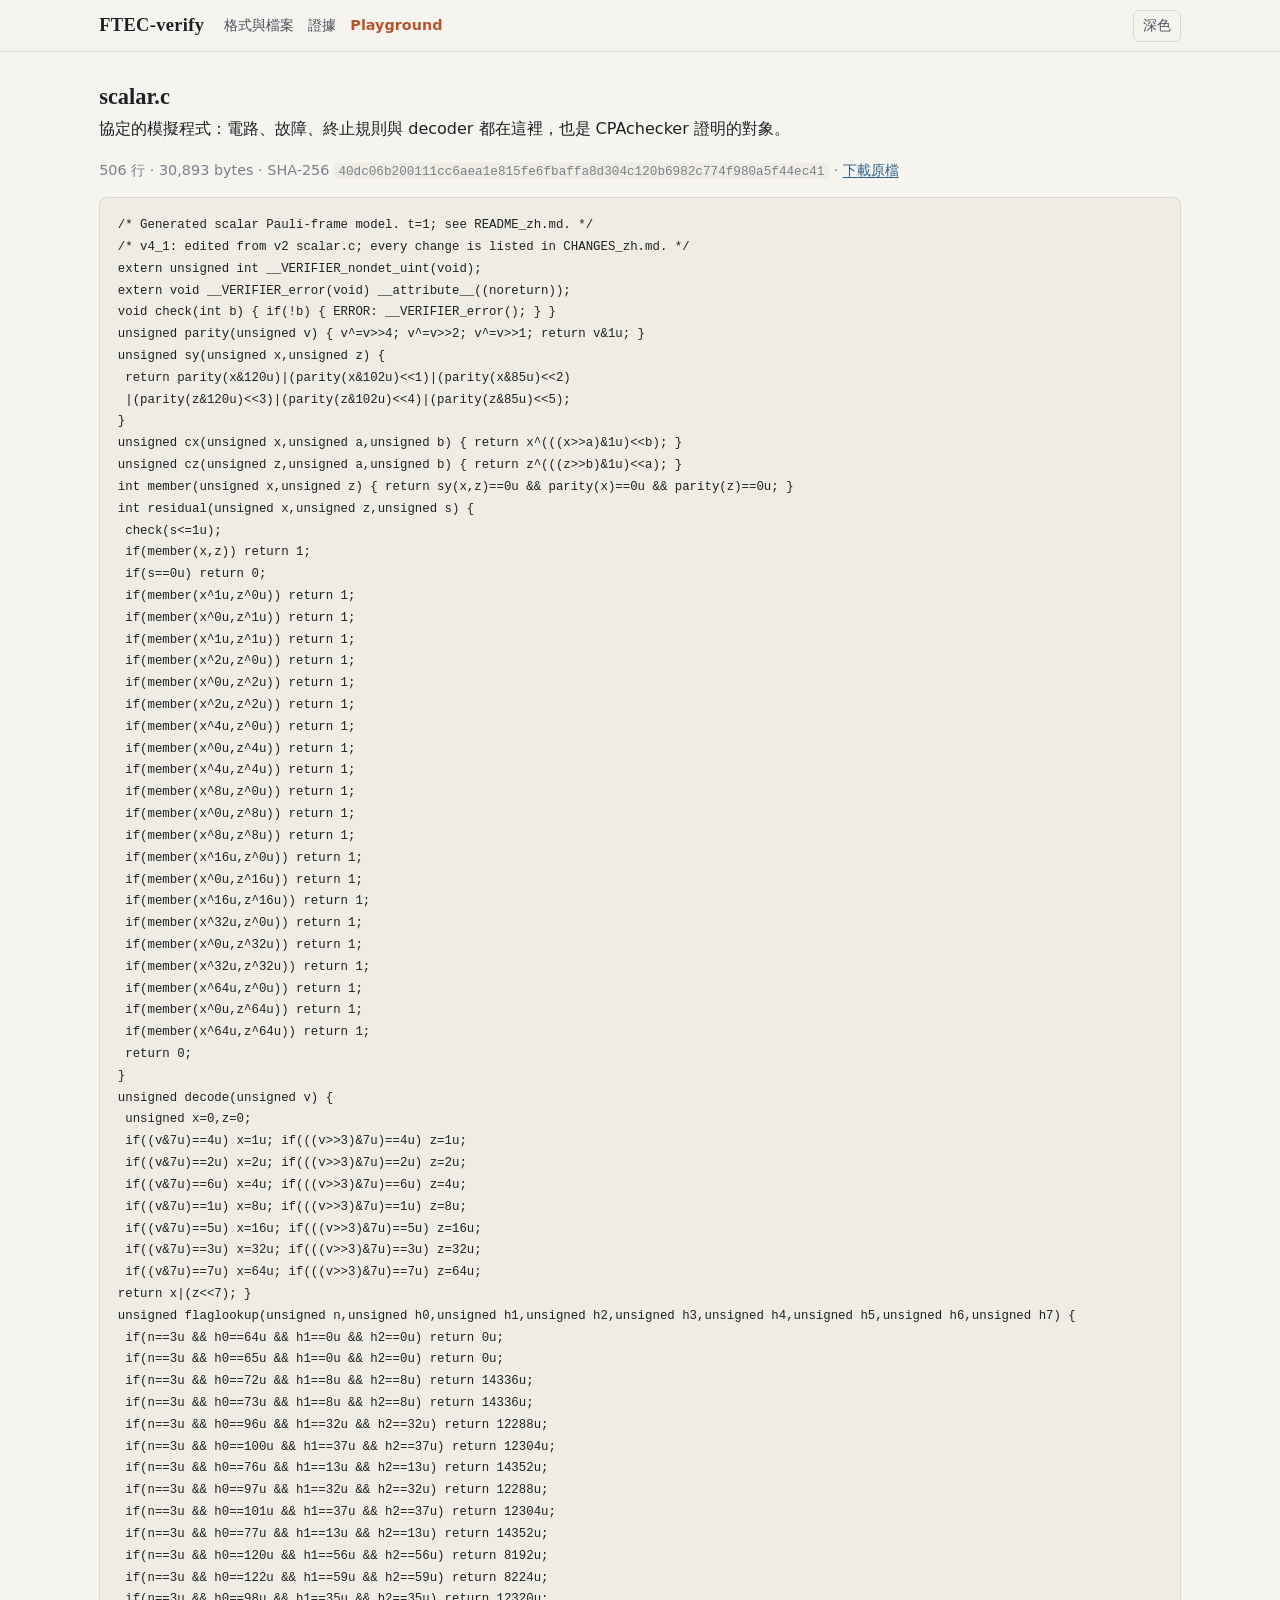
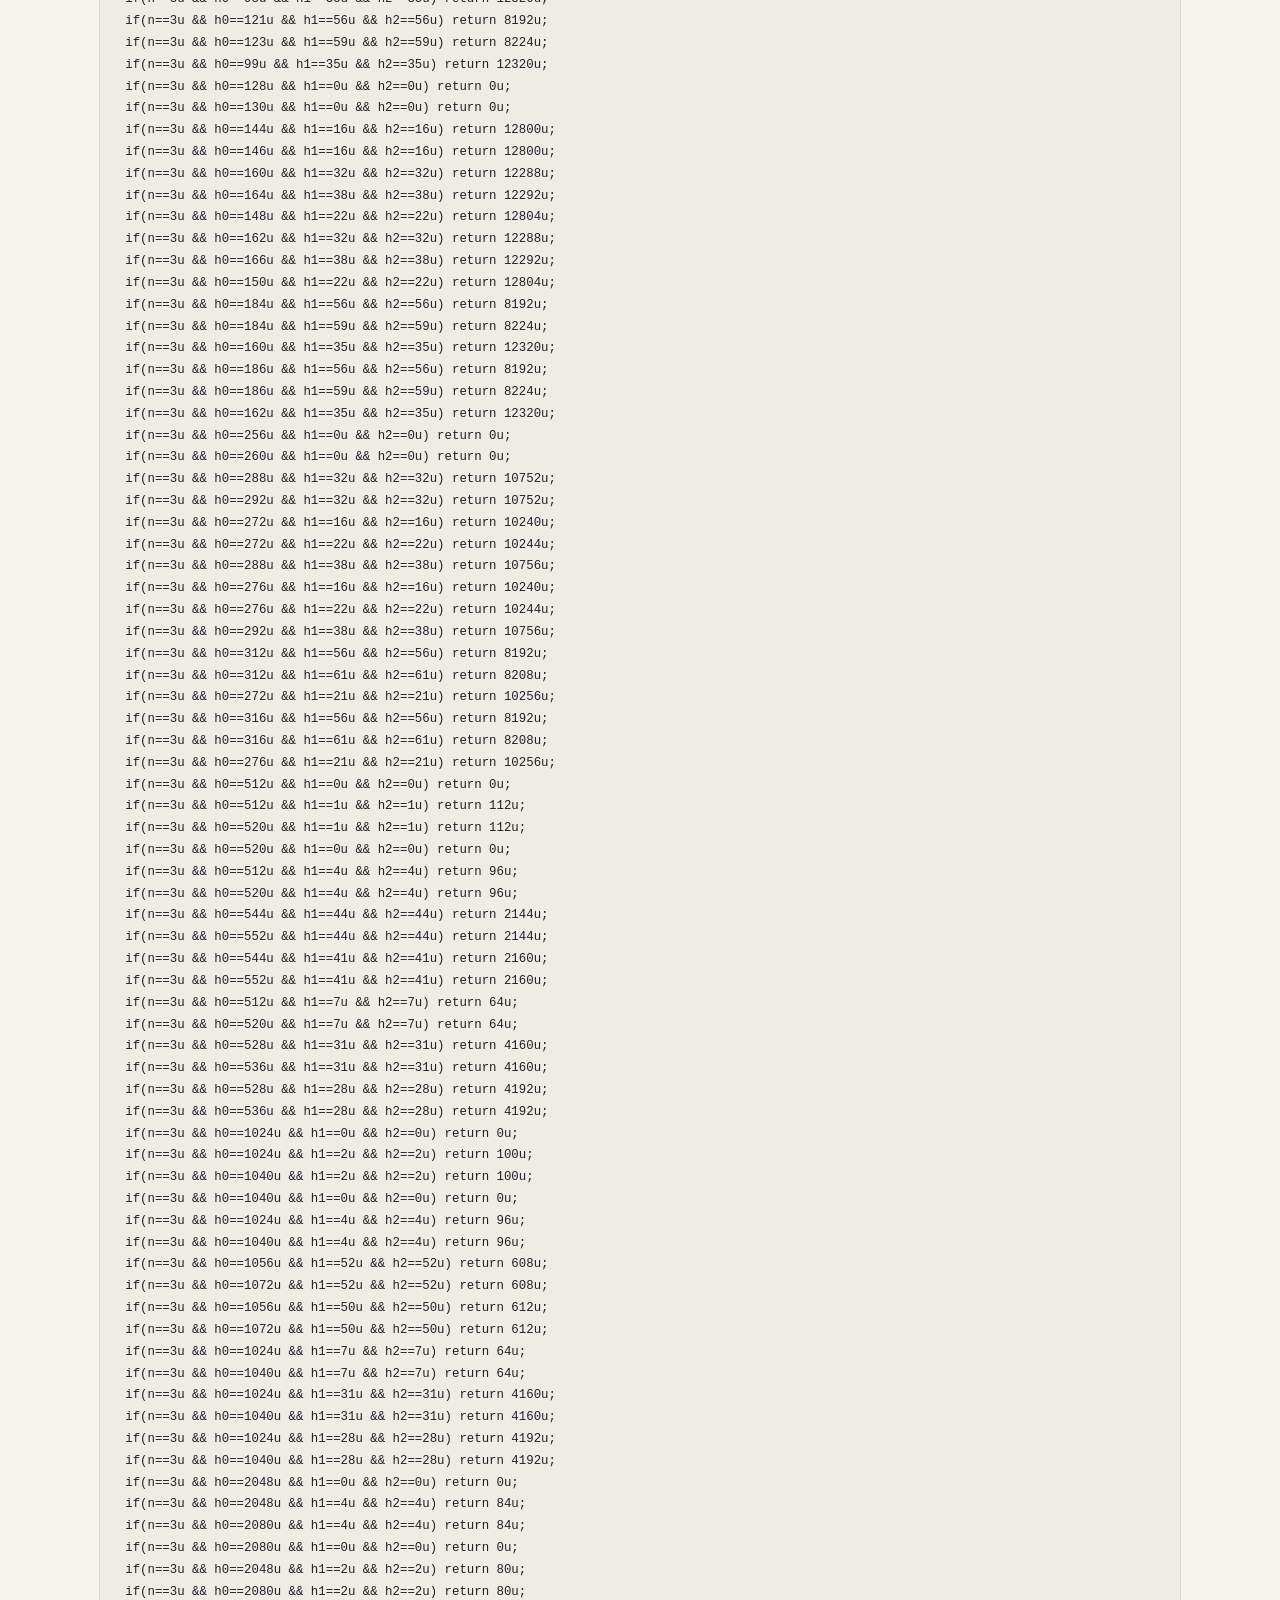
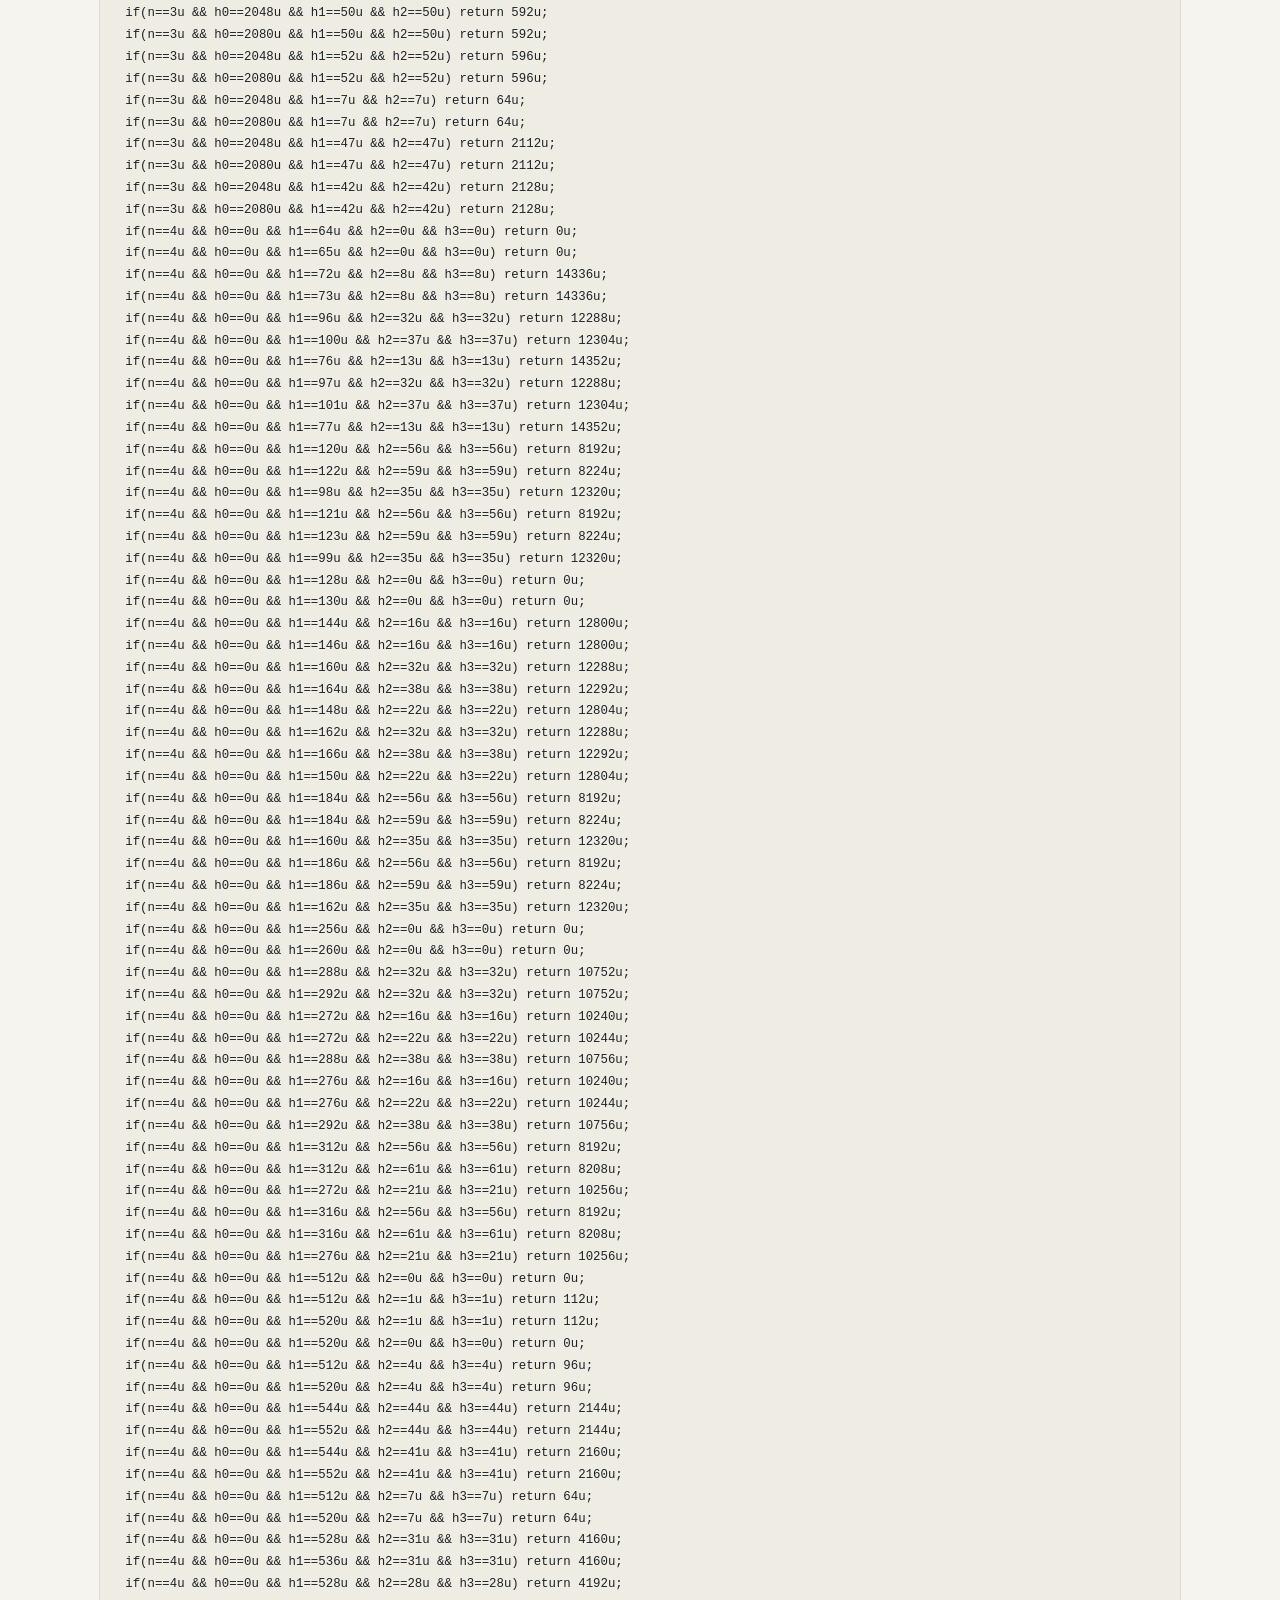
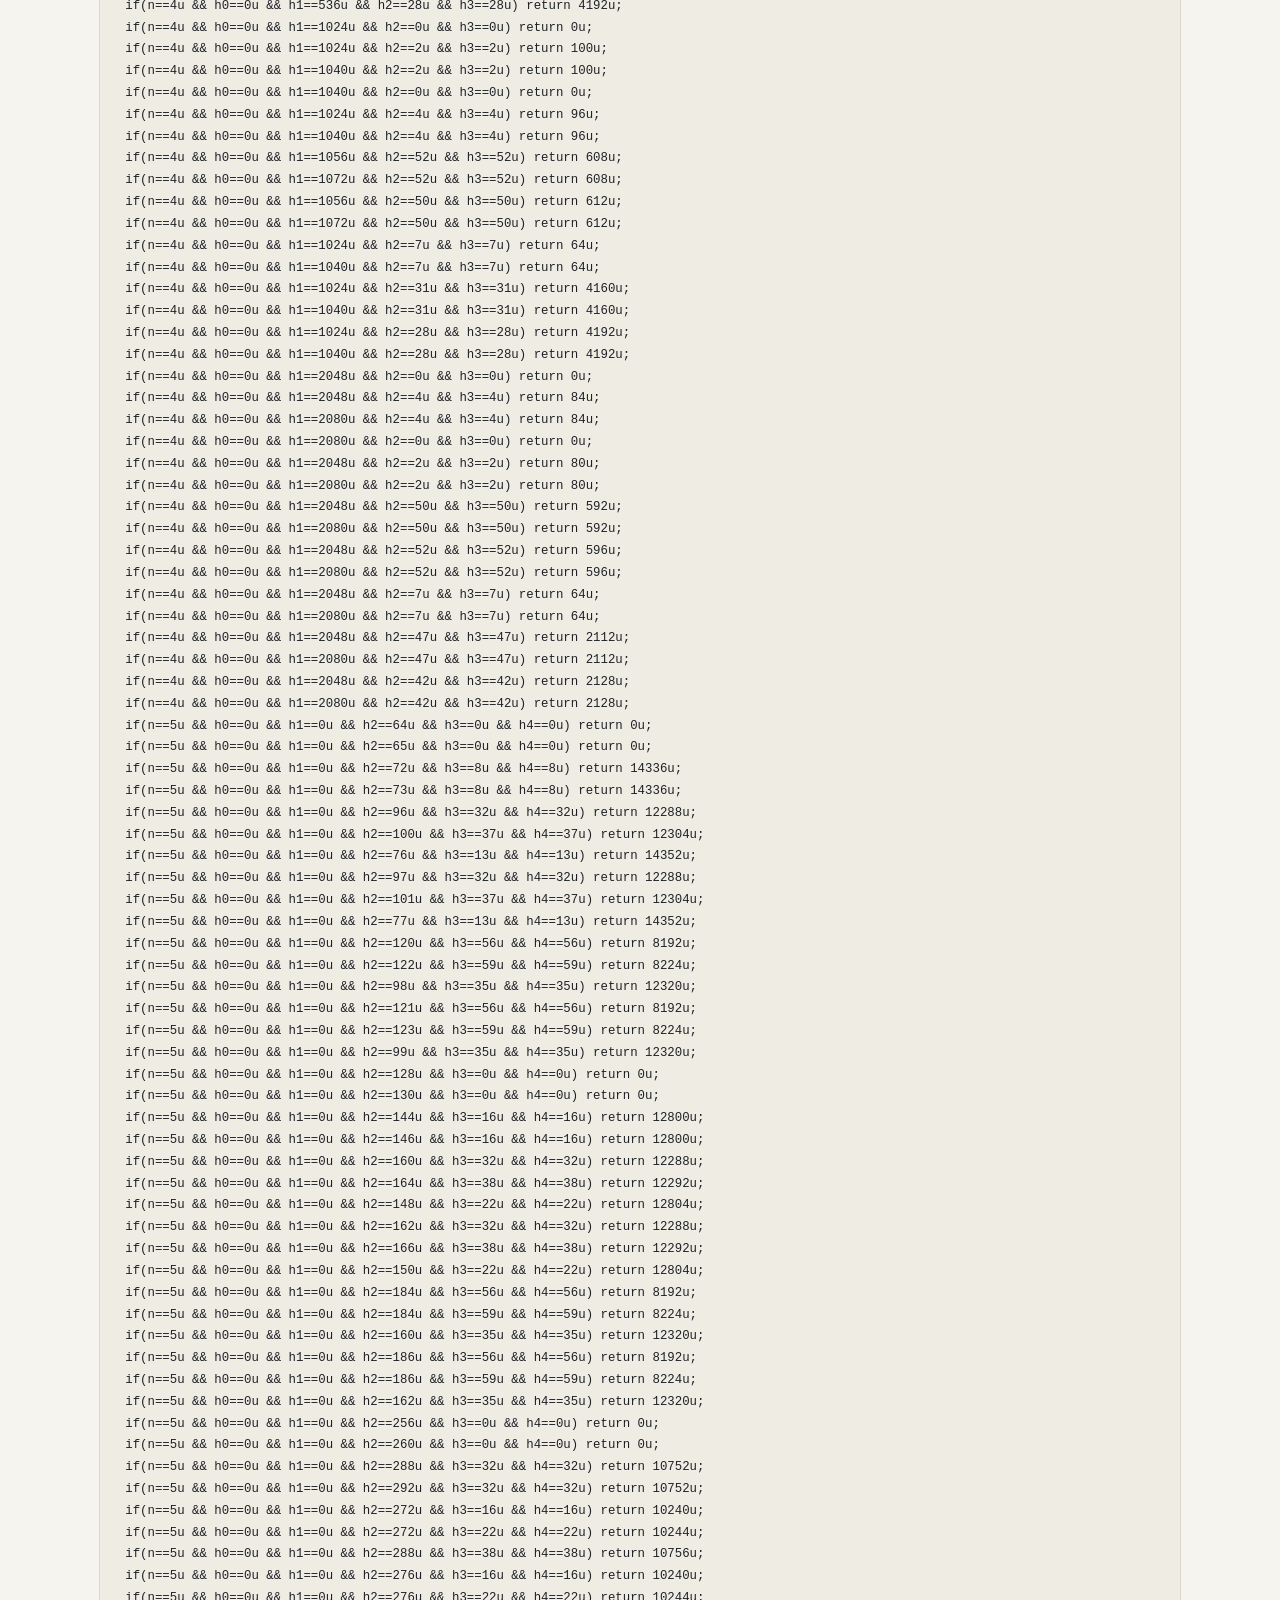
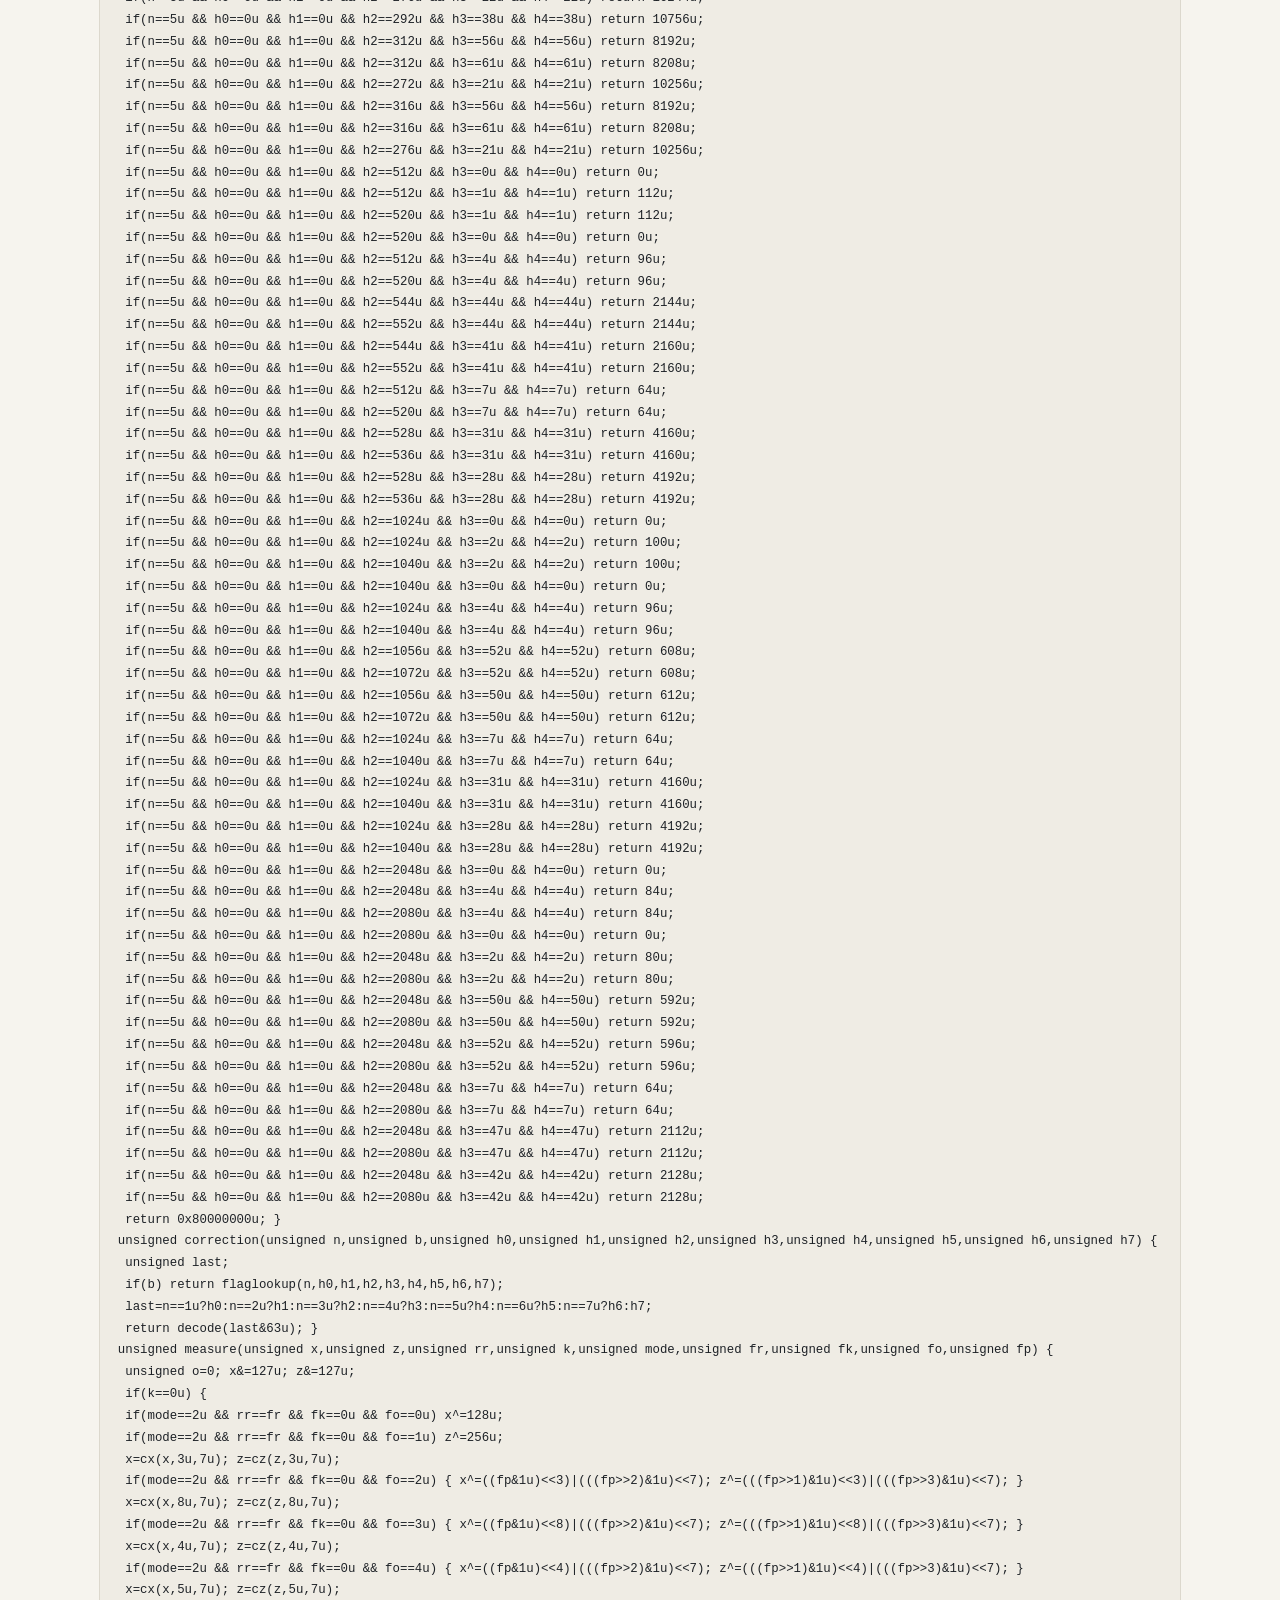
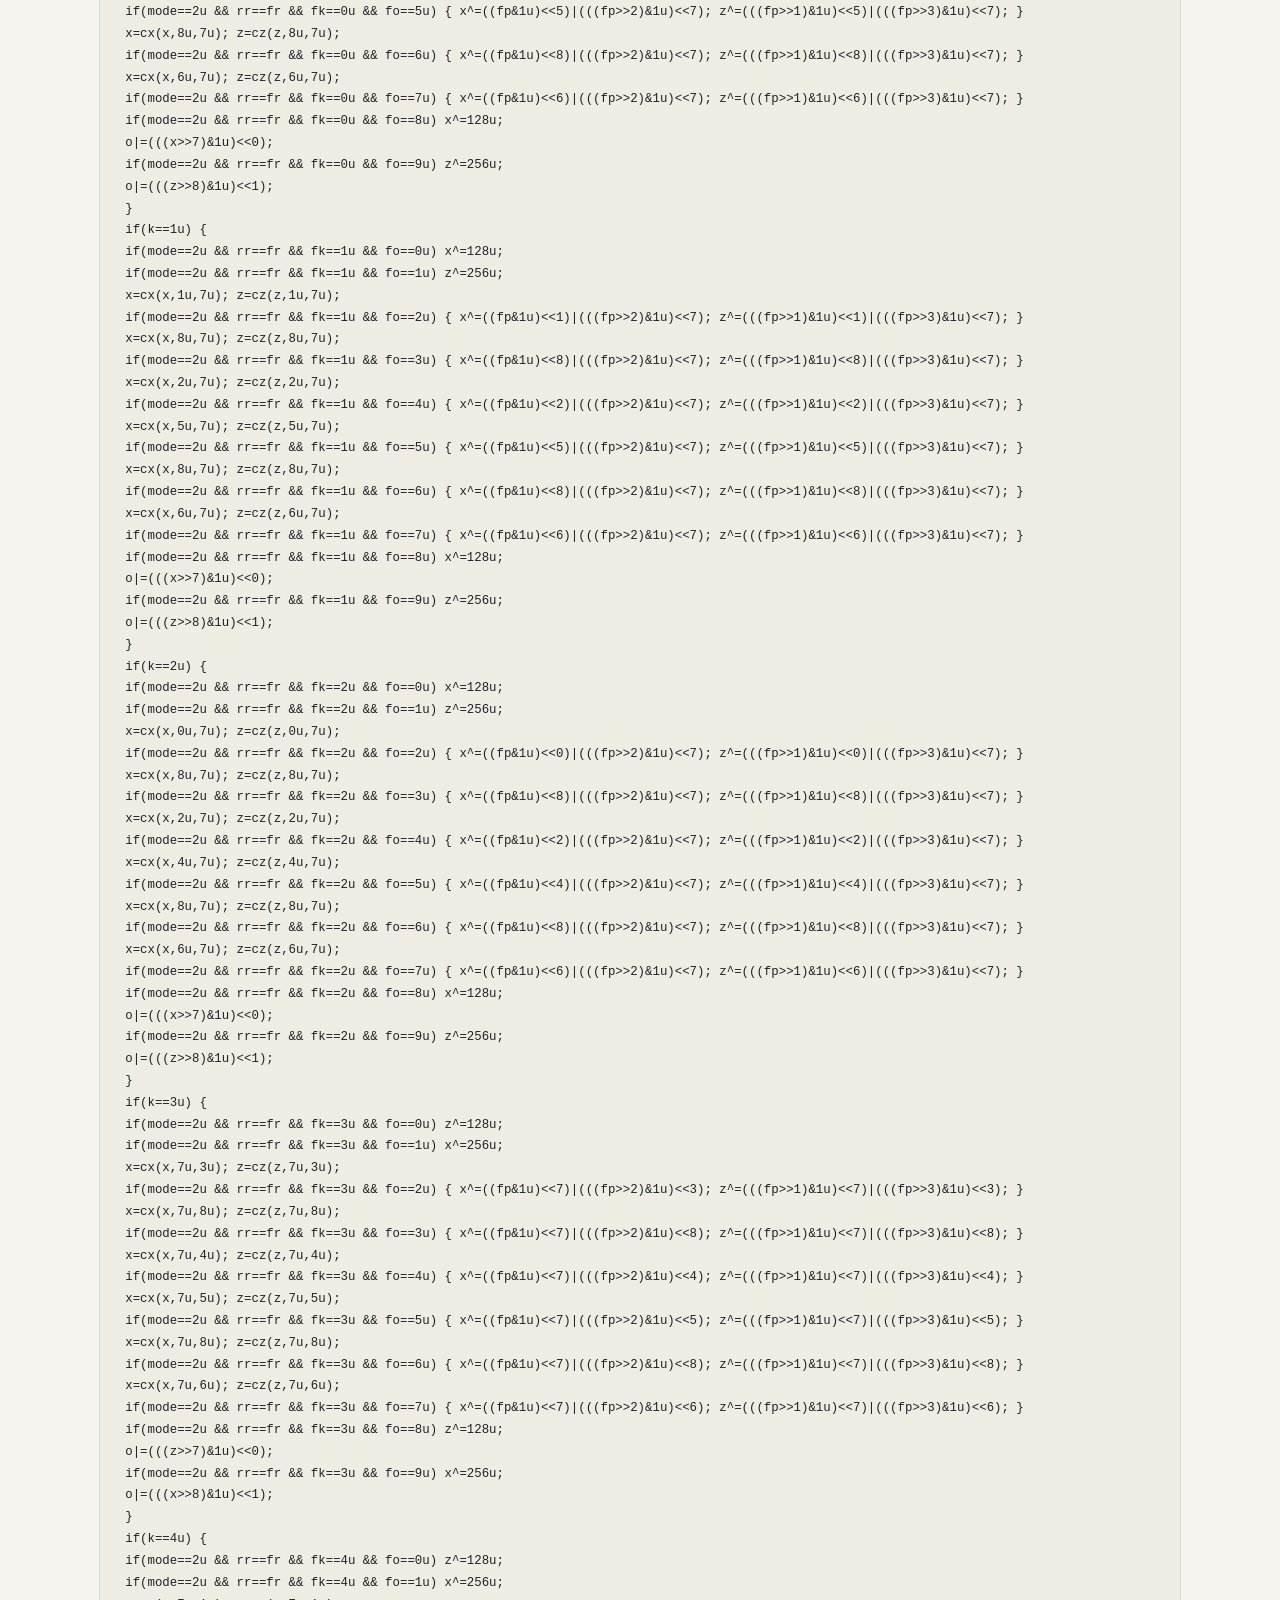
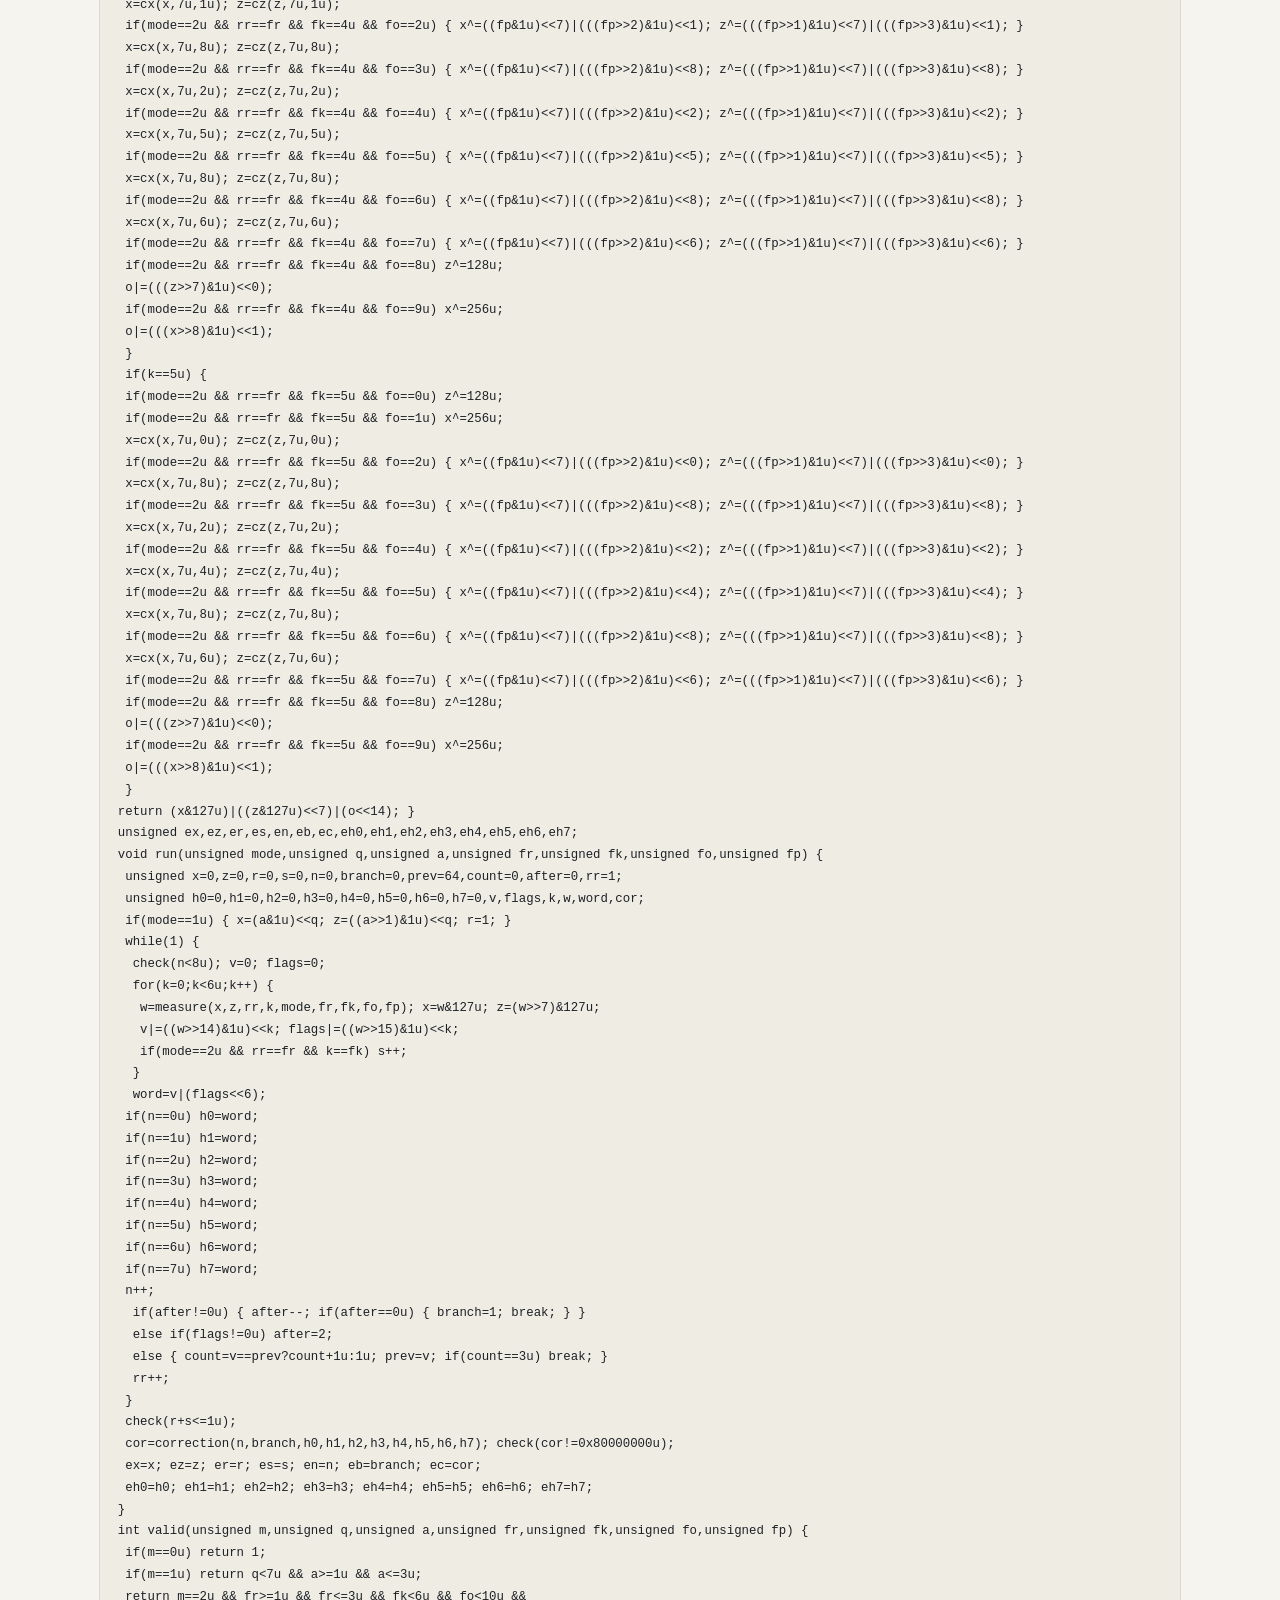
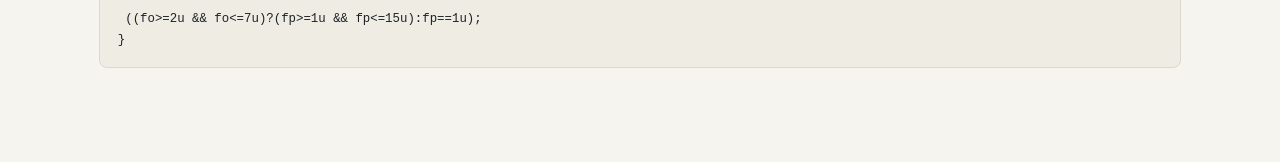
<file: ftec/src/view.html>
<!doctype html>
<html lang="zh-Hant">
<head>
<meta charset="utf-8">
<meta name="viewport" content="width=device-width, initial-scale=1">
<title>原始檔 · FTEC-verify</title>
<link rel="stylesheet" href="../assets/style.css">
<script src="../assets/site.js"></script>
</head>
<body>
<header class="bar"><div class="bar-in">
  <a class="wordmark" href="../">FTEC-verify</a>
  <nav class="nav"><a href="../#formats">格式與檔案</a><a href="../#evidence">證據</a><a class="pg" href="../playground/">Playground</a></nav>
  <button class="theme" type="button">深色</button>
</div></header>
<main>
  <h1 style="font:700 1.4rem var(--serif);margin:2rem 0 .3rem" id="name"></h1>
  <p class="note" id="meta"></p>
  <pre><code id="code">載入中…</code></pre>
</main>
<script>
(async () => {
  const f = new URLSearchParams(location.search).get('f') || 'scalar.c';
  const name = document.getElementById('name'), code = document.getElementById('code'), meta = document.getElementById('meta');
  // Only files shipped in this folder: letters, digits, _ - . and one optional subfolder.
  if (!/^([a-z_]+\/)?[A-Za-z0-9_.-]+\.(c|h|json|md)$/.test(f) || f.includes('..')) { code.textContent = '不支援的檔名'; return; }
  const what = {
    'scalar.c': '協定的模擬程式：電路、故障、終止規則與 decoder 都在這裡，也是 CPAchecker 證明的對象。',
    'legacy.c': '另一份獨立寫成的同一協定模擬程式，寫法完全不同，Playground 用它交叉比對。',
    'ftec_wasm.c': 'Playground 的檢查程式：把兩份模擬程式包起來，逐一測試所有故障情況。',
    'PROOF_REVIEW_zh.md': '證明說明文件：定理的嚴格敘述、逐步推導，以及每一步對應到哪段程式。',
    'manifest.json': '分區清單：181 區各自涵蓋哪些故障，以及每份驗證程式的指紋。',
    'COMPOSITION.json': '組合檢查的最終報告：結論、分析設定、各引理結果與證明步驟。',
    'cases.json': '證明需要哪些引理與對照組，以及各自預期的結果。',
    'lemmas/budget_relaxation.c': '引理（證明鏈步驟 2）：故障預算 s≤1，所以殘餘可放寬成「最多差一個位元」。預期 TRUE。',
    'lemmas/residual_signature.c': '引理（步驟 3）：最多差一個位元的錯誤，其奇偶由症狀決定。預期 TRUE。',
    'lemmas/signature_pair.c': '引理（步驟 5）：兩個這樣的殘餘若症狀相同，差異必是無害的穩定子。預期 TRUE。',
    'lemmas/common_correction.c': '引理（步驟 4）：decoder 的修正只由量測紀錄決定。預期 TRUE。',
    'lemmas/pair_bridge_broken.c': '對照：拿掉第二次執行的前提，結論就不成立。預期 FALSE。',
    'lemmas/common_correction_broken.c': '對照：讓修正偷看隱藏狀態，應被抓出。預期 FALSE。',
    'lemmas/residual_guard_broken.c': '對照：殘餘函式只支援 s≤1，用 s=2 呼叫應報錯。預期 FALSE。',
    'lemmas/bitprecise_wrap.c': '對照：確認 CPAchecker 精確模擬 32 位元整數溢位。預期 TRUE。',
    'lemmas/bitprecise_wrap_bad.c': '對照：只有在精確整數語意下才會出錯的程式，應被抓出。預期 FALSE。',
  };
  let desc = what[f];
  if (!desc && f === 'residual/initial.c') desc = '「無故障或只有初始錯誤」那一區（22 種情況）的 CPAchecker 驗證程式。';
  const m = /^residual\/r(\d)_k(\d)_op(\d)\.c$/.exec(f);
  if (!desc && m) desc = `一區的 CPAchecker 驗證程式：第 ${m[1]} 輪、穩定子 ${(+m[2] < 3 ? 'Z' : 'X') + (+m[2] % 3 + 1)}、操作 op${m[3]} 發生故障的所有情況。`;
  name.textContent = f === 'PROOF_REVIEW_zh.md' ? '證明說明文件' : f;
  if (desc) name.insertAdjacentHTML('afterend', `<p style="margin:.2rem 0 .3rem">${desc}</p>`);
  const res = await fetch(f);
  if (!res.ok) { code.textContent = '找不到檔案'; return; }
  const buf = await res.arrayBuffer();
  const hash = [...new Uint8Array(await crypto.subtle.digest('SHA-256', buf))].map(b => b.toString(16).padStart(2, '0')).join('');
  const text = new TextDecoder().decode(buf);
  meta.innerHTML = `${text.split('\n').length - 1} 行 · ${buf.byteLength.toLocaleString()} bytes · SHA-256 <code>${hash}</code> · <a href="${f}" download>下載原檔</a>`;
  code.textContent = text;
})();
</script>
</body>
</html>
</file>
<file: ftec/assets/style.css>
:root {
  --bg: #f6f4ee; --panel: #ffffff; --ink: #1d2126; --ink-2: #4a525c; --ink-3: #78818c;
  --line: #dcd8cd; --accent: #2b5f8a; --accent-2: #b5562a; --ok: #2f7a45; --bad: #b3362d; --warn: #9a6a00;
  --code-bg: #efece4; --chip: #e8e4d8;
  --serif: "Noto Serif TC", "Source Han Serif TC", "Songti TC", "PMingLiU", Georgia, serif;
  --sans: "Noto Sans TC", "PingFang TC", "Microsoft JhengHei", system-ui, -apple-system, "Segoe UI", sans-serif;
  --mono: "JetBrains Mono", "Cascadia Mono", Consolas, "SFMono-Regular", Menlo, monospace;
  color-scheme: light;
}
[data-theme="dark"] {
  --bg: #13171d; --panel: #1b2028; --ink: #e6e3db; --ink-2: #b4b8bf; --ink-3: #868d96;
  --line: #2e3540; --accent: #7fb0dc; --accent-2: #e39a6f; --ok: #6cc489; --bad: #ef7d73; --warn: #e0b54f;
  --code-bg: #20262f; --chip: #262d37; color-scheme: dark;
}
* { box-sizing: border-box; }
html { scroll-behavior: smooth; scroll-padding-top: 4.5rem; }
body { margin: 0; background: var(--bg); color: var(--ink); font: 16px/1.75 var(--sans); }
a { color: var(--accent); text-underline-offset: 2px; }
code, pre, .mono { font-family: var(--mono); font-size: .88em; }
code { background: var(--code-bg); padding: .05em .35em; border-radius: 4px; }
pre { background: var(--code-bg); padding: 1rem 1.1rem; border-radius: 8px; overflow-x: auto; line-height: 1.55; border: 1px solid var(--line); }
pre code { background: none; padding: 0; }
.skip { position: absolute; left: -999px; }
.skip:focus { left: 1rem; top: 1rem; background: var(--panel); padding: .5rem; z-index: 99; }

/* top bar */
.bar { position: sticky; top: 0; z-index: 10; background: color-mix(in srgb, var(--bg) 88%, transparent);
  backdrop-filter: blur(8px); border-bottom: 1px solid var(--line); }
.bar-in { max-width: 1120px; margin: 0 auto; display: flex; align-items: center; gap: 1.2rem; padding: .6rem 1.2rem; }
.wordmark { font: 700 1.15rem/1 var(--serif); color: var(--ink); text-decoration: none; letter-spacing: .02em; white-space: nowrap; }
.wordmark small { font: 500 .72rem var(--mono); color: var(--ink-3); margin-left: .4rem; letter-spacing: 0; }
.nav { display: flex; gap: .9rem; flex-wrap: wrap; font-size: .9rem; flex: 1; }
.nav a { color: var(--ink-2); text-decoration: none; }
.nav a:hover, .nav a[aria-current] { color: var(--accent); }
.nav a.pg { color: var(--accent-2); font-weight: 600; }
.theme { background: none; border: 1px solid var(--line); color: var(--ink-2); border-radius: 6px; padding: .2rem .55rem; cursor: pointer; font: inherit; font-size: .85rem; }

main { max-width: 1120px; margin: 0 auto; padding: 0 1.2rem 5rem; }
.hero { display: grid; grid-template-columns: 1.6fr 1fr; gap: 2.5rem; padding: 3.5rem 0 2.5rem; border-bottom: 1px solid var(--line); }
.hero h1 { font: 700 2.35rem/1.25 var(--serif); margin: 0 0 1rem; }
.hero h1 em { font-style: normal; color: var(--accent-2); }
.lede { font-size: 1.08rem; color: var(--ink-2); max-width: 40em; }
.btns { display: flex; gap: .7rem; flex-wrap: wrap; margin-top: 1.4rem; }
.btn { display: inline-block; padding: .55rem 1.05rem; border-radius: 7px; border: 1px solid var(--line); color: var(--ink); text-decoration: none; font-weight: 600; background: var(--panel); cursor: pointer; font-size: .95rem; font-family: inherit; }
.btn.primary { background: var(--accent); border-color: var(--accent); color: #fff; }
[data-theme="dark"] .btn.primary { color: #10151b; }
.btn:disabled { opacity: .5; cursor: wait; }
.glance { background: var(--panel); border: 1px solid var(--line); border-radius: 10px; padding: 1.2rem 1.3rem; align-self: start; }
.glance h2 { font: 600 .8rem var(--sans); color: var(--ink-3); text-transform: uppercase; letter-spacing: .08em; margin: 0 0 .7rem; }
.stat { display: flex; align-items: baseline; gap: .7rem; padding: .35rem 0; border-top: 1px dashed var(--line); }
.stat:first-of-type { border-top: 0; }
.stat b { font: 700 1.45rem var(--serif); min-width: 4.2rem; color: var(--ink); }
.stat span { color: var(--ink-2); font-size: .9rem; }

.chapter { display: grid; grid-template-columns: minmax(0, 1fr) 280px; gap: 2.5rem; padding: 3rem 0 1rem; border-bottom: 1px solid var(--line); }
.chapter > .body { min-width: 0; }
.chapter h2 { font: 700 1.65rem/1.3 var(--serif); margin: 0 0 .3rem; }
.chapter h2 .en { font: 500 .85rem var(--mono); color: var(--ink-3); margin-left: .6rem; }
.chapter h3 { font: 700 1.12rem var(--serif); margin: 2rem 0 .5rem; }
.side { font-size: .88rem; color: var(--ink-2); border-left: 2px solid var(--line); padding-left: 1rem; align-self: start; position: sticky; top: 5rem; }
.side h3 { font: 600 .9rem var(--sans); margin: 0 0 .4rem; color: var(--ink); }
.side p { margin: .3rem 0 .9rem; }
.kicker { font: 600 .78rem var(--mono); color: var(--accent-2); letter-spacing: .06em; text-transform: uppercase; }

.thm { background: var(--panel); border: 1px solid var(--line); border-left: 4px solid var(--accent); border-radius: 8px; padding: 1rem 1.2rem; margin: 1rem 0; }
.thm .label { font: 700 .85rem var(--sans); color: var(--accent); }
.math { font-family: "Cambria Math", "STIX Two Math", "Noto Sans Math", var(--serif); font-size: 1.08em; }
.display { display: block; text-align: center; margin: .7rem 0; font-size: 1.12em; }
.note { color: var(--ink-3); font-size: .9rem; }
.warnbox { background: color-mix(in srgb, var(--warn) 10%, var(--panel)); border: 1px solid color-mix(in srgb, var(--warn) 40%, var(--line)); border-radius: 8px; padding: .8rem 1rem; margin: 1rem 0; font-size: .95rem; }

table { border-collapse: collapse; width: 100%; font-size: .92rem; margin: .8rem 0; }
th, td { text-align: left; padding: .45rem .6rem; border-bottom: 1px solid var(--line); vertical-align: top; }
th { font-weight: 600; color: var(--ink-2); font-size: .85rem; }
td.num { font-family: var(--mono); text-align: right; white-space: nowrap; }
.tag { display: inline-block; font: 600 .75rem var(--mono); padding: .05rem .45rem; border-radius: 4px; background: var(--chip); color: var(--ink-2); }
.tag.ok { background: color-mix(in srgb, var(--ok) 18%, transparent); color: var(--ok); }
.tag.bad { background: color-mix(in srgb, var(--bad) 18%, transparent); color: var(--bad); }
.tag.na { background: color-mix(in srgb, var(--warn) 18%, transparent); color: var(--warn); }

/* proof chain */
.steps { counter-reset: s; list-style: none; padding: 0; margin: 1rem 0; }
.steps > li { counter-increment: s; position: relative; padding: .2rem 0 1.1rem 2.8rem; border-left: 2px solid var(--line); margin-left: .9rem; }
.steps > li:last-child { border-left-color: transparent; }
.steps > li::before { content: counter(s); position: absolute; left: -.95rem; top: 0; width: 1.8rem; height: 1.8rem; border-radius: 50%; background: var(--panel); border: 2px solid var(--accent); color: var(--accent); font: 700 .9rem/1.6rem var(--mono); text-align: center; }
.steps h4 { margin: 0 0 .2rem; font: 700 1rem var(--serif); }
.steps .files { font-size: .82rem; color: var(--ink-3); }

/* evidence grid */
.grid-wrap { overflow-x: auto; }
.pgrid { border-collapse: separate; border-spacing: 3px; width: auto; font-size: .78rem; }
.pgrid th, .pgrid td { border: 0; padding: 0; text-align: center; }
.pgrid th { font: 500 .72rem var(--mono); color: var(--ink-3); padding: 0 .3rem; }
.cell { width: 26px; height: 22px; border-radius: 3px; background: color-mix(in srgb, var(--ok) 70%, var(--panel)); cursor: pointer; border: 0; display: block; }
.cell:hover, .cell:focus { outline: 2px solid var(--ink); }
.cell.c15 { background: color-mix(in srgb, var(--ok) 85%, #000); }
.cell.sel { outline: 2px solid var(--accent-2); }
.detail { background: var(--panel); border: 1px solid var(--line); border-radius: 8px; padding: .8rem 1rem; font-size: .86rem; margin-top: .8rem; min-height: 5.5rem; }
.detail dl { display: grid; grid-template-columns: max-content 1fr; gap: .1rem .9rem; margin: 0; }
.detail dt { color: var(--ink-3); }
.detail dd { margin: 0; font-family: var(--mono); font-size: .82rem; word-break: break-all; }
.legend { display: flex; gap: 1rem; font-size: .8rem; color: var(--ink-3); align-items: center; flex-wrap: wrap; }
.legend i { display: inline-block; width: 14px; height: 12px; border-radius: 2px; vertical-align: middle; margin-right: .3rem; }

.files-list { display: grid; grid-template-columns: repeat(auto-fill, minmax(230px, 1fr)); gap: .7rem; margin: 1rem 0; }
.doc { display: block; background: var(--panel); border: 1px solid var(--line); border-radius: 8px; padding: .7rem .9rem; text-decoration: none; color: var(--ink); }
.doc:hover { border-color: var(--accent); }
.doc b { font-family: var(--mono); font-size: .88rem; color: var(--accent); }
.doc span { display: block; font-size: .84rem; color: var(--ink-2); }

svg.circuit { width: 100%; height: auto; max-width: 640px; display: block; margin: 1rem 0; }
svg.circuit text { font: 12px var(--mono); fill: var(--ink-2); }
svg.circuit .wire { stroke: var(--ink-3); stroke-width: 1.2; }
svg.circuit .gate { fill: var(--panel); stroke: var(--ink); stroke-width: 1.3; }
svg.circuit .dot { fill: var(--ink); }
svg.circuit .flag { stroke: var(--accent-2); fill: none; stroke-width: 1.4; }
svg.circuit .flagdot { fill: var(--accent-2); }
svg.circuit .lbl { fill: var(--ink-3); font-size: 10.5px; }

footer { max-width: 1120px; margin: 0 auto; padding: 2rem 1.2rem 3rem; color: var(--ink-3); font-size: .85rem; }

/* playground */
.pg-grid { display: grid; grid-template-columns: minmax(0, 1fr) 320px; gap: 2rem; padding-top: 2rem; }
.card { background: var(--panel); border: 1px solid var(--line); border-radius: 10px; padding: 1.1rem 1.3rem; margin-bottom: 1.2rem; }
.card h2 { font: 700 1.2rem var(--serif); margin: 0 0 .5rem; }
.card h3 { font: 700 1rem var(--serif); margin: 1rem 0 .4rem; }
.checks { list-style: none; padding: 0; margin: .5rem 0; }
.checks li { display: grid; grid-template-columns: 1.6rem 1fr auto; gap: .5rem; padding: .5rem 0; border-top: 1px solid var(--line); align-items: start; }
.checks li:first-child { border-top: 0; }
.checks .ic { font: 700 1rem var(--mono); text-align: center; color: var(--ink-3); }
.checks li.ok .ic { color: var(--ok); } .checks li.bad .ic { color: var(--bad); } .checks li.na .ic { color: var(--warn); }
.checks .t { font-weight: 600; }
.checks .d { font-size: .85rem; color: var(--ink-2); }
.checks .r { font: 600 .8rem var(--mono); white-space: nowrap; }
.verdict { border-radius: 8px; padding: .9rem 1.1rem; margin-top: .8rem; border: 1px solid var(--line); }
.verdict.ok { background: color-mix(in srgb, var(--ok) 10%, var(--panel)); border-color: color-mix(in srgb, var(--ok) 45%, var(--line)); }
.verdict.na { background: color-mix(in srgb, var(--warn) 10%, var(--panel)); border-color: color-mix(in srgb, var(--warn) 45%, var(--line)); }
.verdict.bad { background: color-mix(in srgb, var(--bad) 10%, var(--panel)); border-color: color-mix(in srgb, var(--bad) 45%, var(--line)); }
.verdict b { display: block; font: 700 1.05rem var(--serif); margin-bottom: .2rem; }
.seg { display: flex; flex-direction: column; gap: .4rem; margin: .6rem 0; }
.seg label { display: flex; gap: .55rem; align-items: start; padding: .5rem .7rem; border: 1px solid var(--line); border-radius: 7px; cursor: pointer; font-size: .9rem; }
.seg label:has(input:checked) { border-color: var(--accent); background: color-mix(in srgb, var(--accent) 7%, var(--panel)); }
.seg small { display: block; color: var(--ink-3); font-size: .8rem; }
.progress { height: 6px; background: var(--chip); border-radius: 3px; overflow: hidden; margin: .6rem 0; }
.progress > div { height: 100%; width: 0; background: var(--accent); transition: width .15s; }
.form-row { display: flex; gap: .6rem; flex-wrap: wrap; align-items: end; margin: .5rem 0; }
.form-row label { display: flex; flex-direction: column; font-size: .8rem; color: var(--ink-3); gap: .15rem; }
select, input[type=number] { font: inherit; font-size: .9rem; padding: .3rem .4rem; border: 1px solid var(--line); border-radius: 6px; background: var(--bg); color: var(--ink); }
.hist { font-family: var(--mono); font-size: .82rem; }
.hist td, .hist th { padding: .25rem .5rem; }
.bits { letter-spacing: .12em; }
.bits .on { color: var(--accent-2); font-weight: 700; }
.log { font: .78rem/1.5 var(--mono); color: var(--ink-3); max-height: 9rem; overflow: auto; white-space: pre-wrap; margin: .4rem 0 0; }

@media (max-width: 880px) {
  .hero, .chapter, .pg-grid { grid-template-columns: 1fr; }
  .side { position: static; }
  .hero h1 { font-size: 1.8rem; }
  .nav { display: none; }
}
</file>
